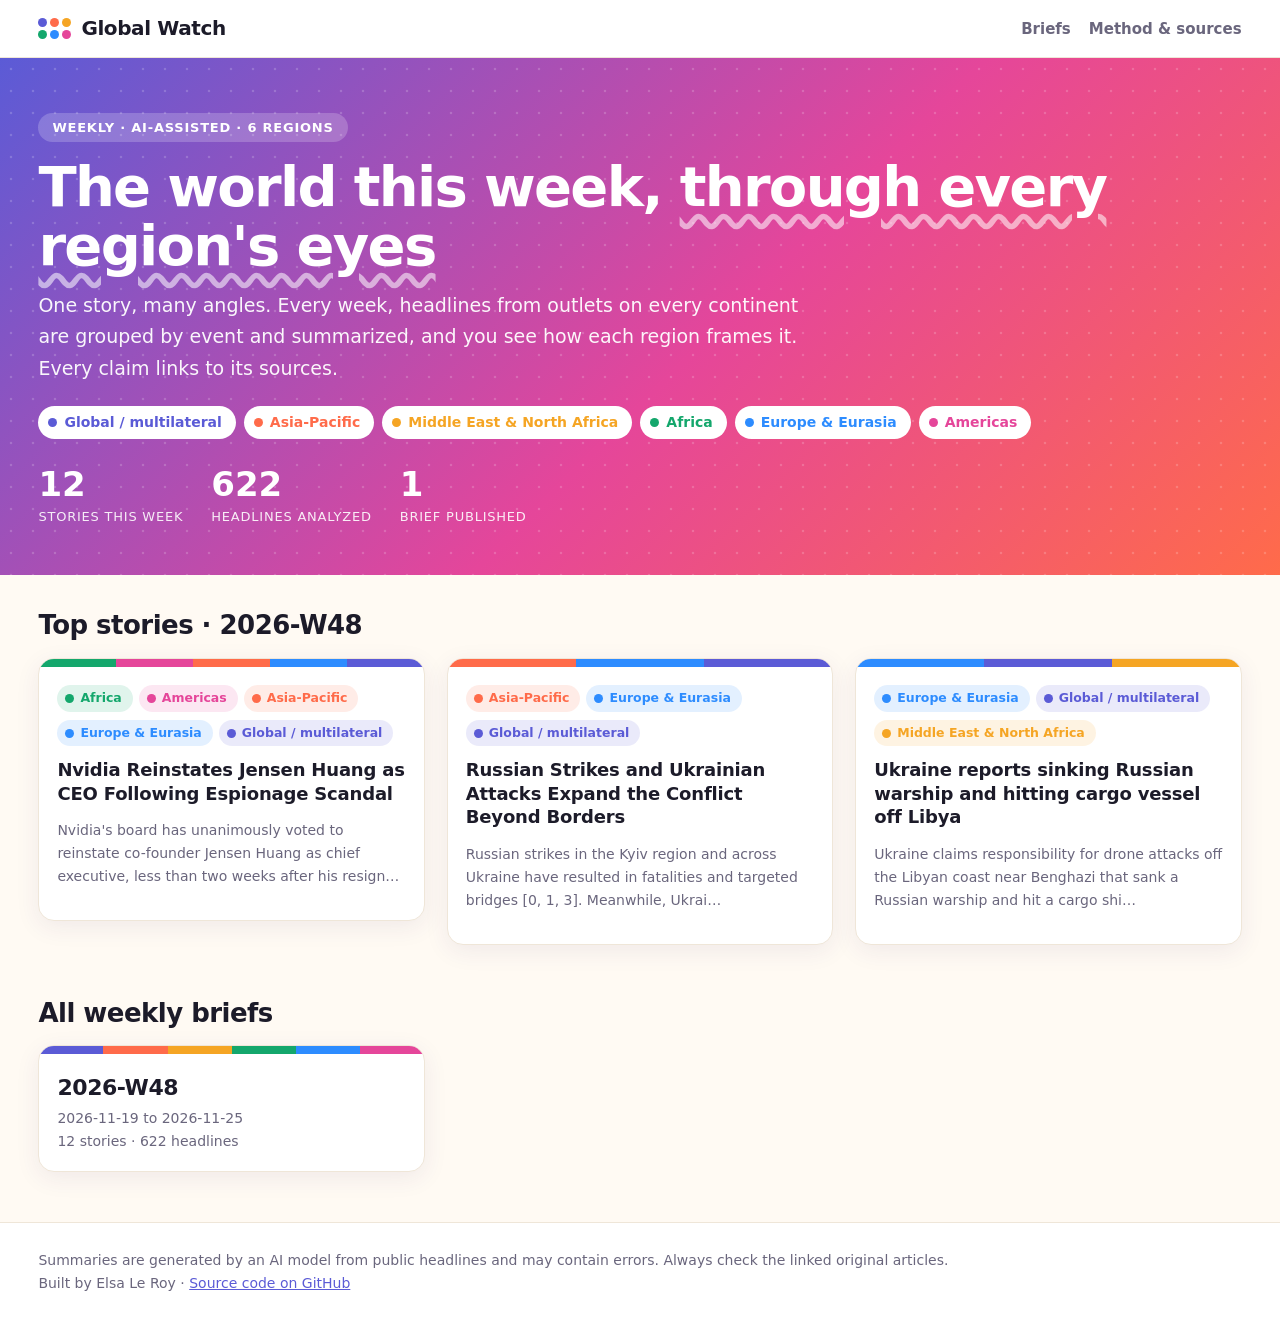
<file: docs/index.html>
<!doctype html>
<html lang="en">
<head>
  <meta charset="utf-8">
  <meta name="viewport" content="width=device-width, initial-scale=1">
  <title>Global Watch</title>
  <meta name="description" content="A weekly, AI-assisted brief on world affairs that shows how different regions frame the same story.">
  <link rel="stylesheet" href="./style.css">
</head>
<body>
<div class="topbar"><div class="wrap">
  <a class="brand" href="./index.html"><span class="dots"><i></i><i></i><i></i><i></i><i></i><i></i></span>Global Watch</a>
  <nav><a href="./index.html">Briefs</a><a href="./methodology.html">Method &amp; sources</a></nav>
</div></div>

<section class="hero"><div class="wrap">
  <p class="eyebrow">Weekly · AI-assisted · 6 regions</p>
  <h1>The world this week, <span>through every region's eyes</span></h1>
  <p class="lead">One story, many angles. Every week, headlines from outlets on every continent are grouped by event and summarized, and you see how each region frames it. Every claim links to its sources.</p>
  <div class="chips"><span class="chip r-global">Global / multilateral</span><span class="chip r-asia_pacific">Asia-Pacific</span><span class="chip r-mena">Middle East &amp; North Africa</span><span class="chip r-africa">Africa</span><span class="chip r-europe_eurasia">Europe &amp; Eurasia</span><span class="chip r-americas">Americas</span></div>
  
  <div class="stats">
    <div class="stat"><b>12</b><span>stories this week</span></div>
    <div class="stat"><b>622</b><span>headlines analyzed</span></div>
    <div class="stat"><b>1</b><span>brief published</span></div>
  </div>
  
</div></section>

<main class="wrap">


  <h2 class="section-title">Top stories · 2026-W48</h2>
  <div class="grid">
  
    <a class="teaser" href="./briefs/2026-W48.html#story-1">
      <div class="stripe"><i class="r-africa"></i><i class="r-americas"></i><i class="r-asia_pacific"></i><i class="r-europe_eurasia"></i><i class="r-global"></i></div>
      <div class="body">
        <div><span class="tag r-africa">Africa</span><span class="tag r-americas">Americas</span><span class="tag r-asia_pacific">Asia-Pacific</span><span class="tag r-europe_eurasia">Europe &amp; Eurasia</span><span class="tag r-global">Global / multilateral</span></div>
        <h3>Nvidia Reinstates Jensen Huang as CEO Following Espionage Scandal</h3>
        <p class="small">Nvidia&#39;s board has unanimously voted to reinstate co-founder Jensen Huang as chief executive, less than two weeks after his resign…</p>
      </div>
    </a>
  
    <a class="teaser" href="./briefs/2026-W48.html#story-2">
      <div class="stripe"><i class="r-asia_pacific"></i><i class="r-europe_eurasia"></i><i class="r-global"></i></div>
      <div class="body">
        <div><span class="tag r-asia_pacific">Asia-Pacific</span><span class="tag r-europe_eurasia">Europe &amp; Eurasia</span><span class="tag r-global">Global / multilateral</span></div>
        <h3>Russian Strikes and Ukrainian Attacks Expand the Conflict Beyond Borders</h3>
        <p class="small">Russian strikes in the Kyiv region and across Ukraine have resulted in fatalities and targeted bridges [0, 1, 3]. Meanwhile, Ukrai…</p>
      </div>
    </a>
  
    <a class="teaser" href="./briefs/2026-W48.html#story-3">
      <div class="stripe"><i class="r-europe_eurasia"></i><i class="r-global"></i><i class="r-mena"></i></div>
      <div class="body">
        <div><span class="tag r-europe_eurasia">Europe &amp; Eurasia</span><span class="tag r-global">Global / multilateral</span><span class="tag r-mena">Middle East &amp; North Africa</span></div>
        <h3>Ukraine reports sinking Russian warship and hitting cargo vessel off Libya</h3>
        <p class="small">Ukraine claims responsibility for drone attacks off the Libyan coast near Benghazi that sank a Russian warship and hit a cargo shi…</p>
      </div>
    </a>
  
  </div>

  <h2 class="section-title" style="margin-top:38px">All weekly briefs</h2>
  <div class="grid">
  
    <a class="week" href="./briefs/2026-W48.html">
      <div class="stripe"><i class="r-global"></i><i class="r-asia_pacific"></i><i class="r-mena"></i><i class="r-africa"></i><i class="r-europe_eurasia"></i><i class="r-americas"></i></div>
      <div class="body">
        <div class="wk">2026-W48</div>
        <div class="small">2026-11-19 to 2026-11-25<br>12 stories · 622 headlines</div>
      </div>
    </a>
  
  </div>


</main>
<footer><div class="wrap">
  Summaries are generated by an AI model from public headlines and may contain errors. Always check the linked original articles.<br>
  Built by Elsa Le Roy · <a href="https://github.com/lasasllwe/global-watch">Source code on GitHub</a>
</div></footer>
</body>
</html>
</file>
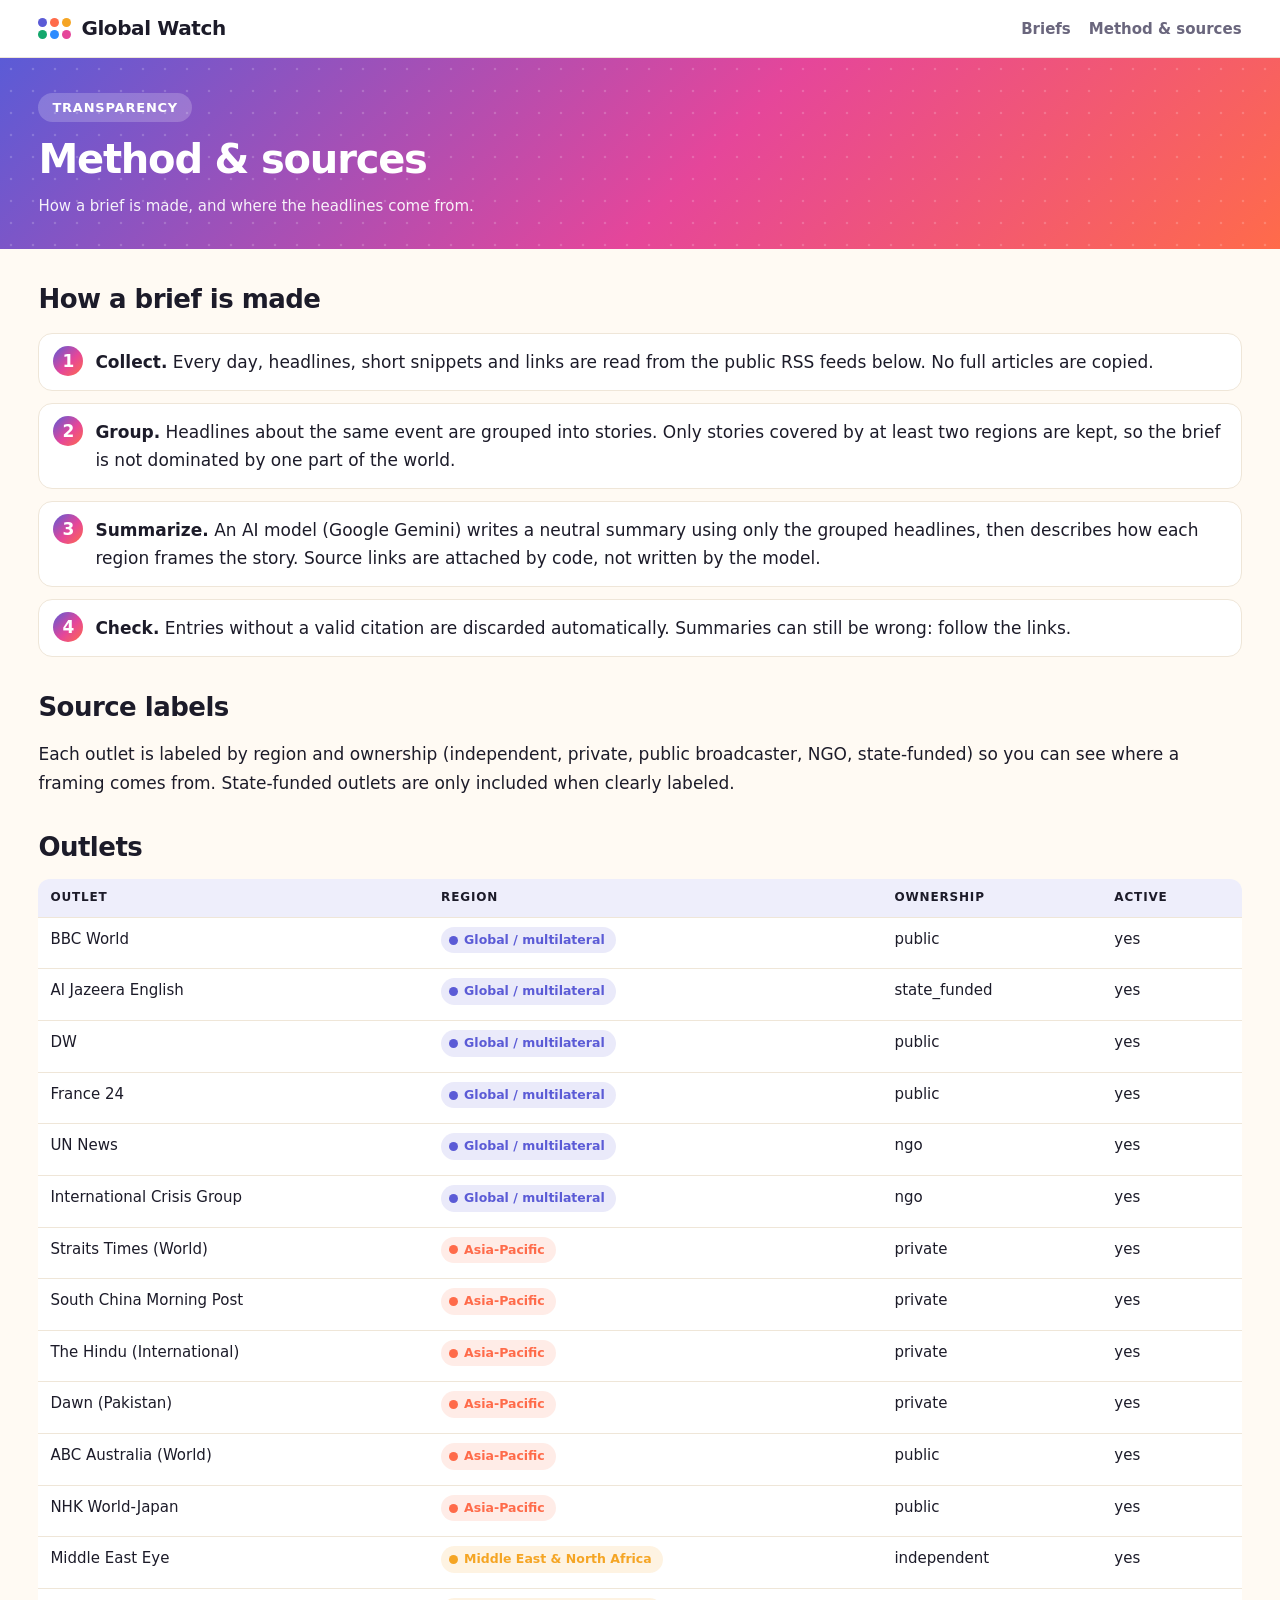
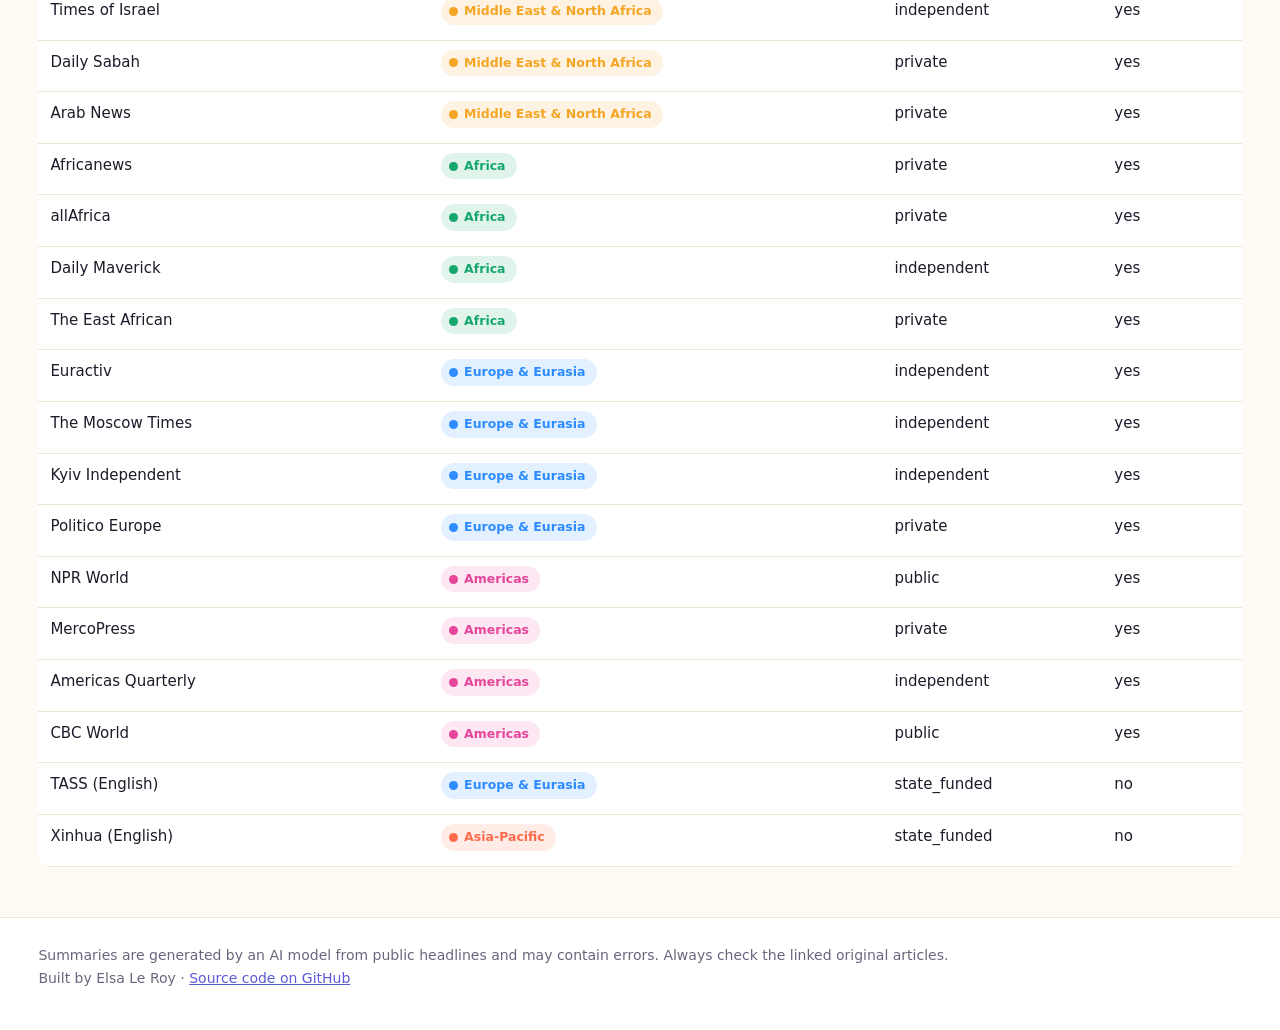
<file: docs/methodology.html>
<!doctype html>
<html lang="en">
<head>
  <meta charset="utf-8">
  <meta name="viewport" content="width=device-width, initial-scale=1">
  <title>Method &amp; sources · Global Watch</title>
  <meta name="description" content="A weekly, AI-assisted brief on world affairs that shows how different regions frame the same story.">
  <link rel="stylesheet" href="./style.css">
</head>
<body>
<div class="topbar"><div class="wrap">
  <a class="brand" href="./index.html"><span class="dots"><i></i><i></i><i></i><i></i><i></i><i></i></span>Global Watch</a>
  <nav><a href="./index.html">Briefs</a><a href="./methodology.html">Method &amp; sources</a></nav>
</div></div>

<section class="hero compact"><div class="wrap">
  <p class="eyebrow">Transparency</p>
  <h1>Method &amp; sources</h1>
  <p class="meta">How a brief is made, and where the headlines come from.</p>
</div></section>

<main class="wrap">

<h2 class="section-title">How a brief is made</h2>
<ol class="steps">
  <li><strong>Collect.</strong> Every day, headlines, short snippets and links are read from the public RSS feeds below. No full articles are copied.</li>
  <li><strong>Group.</strong> Headlines about the same event are grouped into stories. Only stories covered by at least two regions are kept, so the brief is not dominated by one part of the world.</li>
  <li><strong>Summarize.</strong> An AI model (Google Gemini) writes a neutral summary using only the grouped headlines, then describes how each region frames the story. Source links are attached by code, not written by the model.</li>
  <li><strong>Check.</strong> Entries without a valid citation are discarded automatically. Summaries can still be wrong: follow the links.</li>
</ol>

<h2 class="section-title" style="margin-top:34px">Source labels</h2>
<p>Each outlet is labeled by region and ownership (independent, private, public broadcaster, NGO, state-funded) so you can see where a framing comes from. State-funded outlets are only included when clearly labeled.</p>

<h2 class="section-title" style="margin-top:34px">Outlets</h2>
<table>
  <tr><th>Outlet</th><th>Region</th><th>Ownership</th><th>Active</th></tr>
  
  <tr><td>BBC World</td><td><span class="tag r-global">Global / multilateral</span></td><td>public</td><td>yes</td></tr>
  
  <tr><td>Al Jazeera English</td><td><span class="tag r-global">Global / multilateral</span></td><td>state_funded</td><td>yes</td></tr>
  
  <tr><td>DW</td><td><span class="tag r-global">Global / multilateral</span></td><td>public</td><td>yes</td></tr>
  
  <tr><td>France 24</td><td><span class="tag r-global">Global / multilateral</span></td><td>public</td><td>yes</td></tr>
  
  <tr><td>UN News</td><td><span class="tag r-global">Global / multilateral</span></td><td>ngo</td><td>yes</td></tr>
  
  <tr><td>International Crisis Group</td><td><span class="tag r-global">Global / multilateral</span></td><td>ngo</td><td>yes</td></tr>
  
  <tr><td>Straits Times (World)</td><td><span class="tag r-asia_pacific">Asia-Pacific</span></td><td>private</td><td>yes</td></tr>
  
  <tr><td>South China Morning Post</td><td><span class="tag r-asia_pacific">Asia-Pacific</span></td><td>private</td><td>yes</td></tr>
  
  <tr><td>The Hindu (International)</td><td><span class="tag r-asia_pacific">Asia-Pacific</span></td><td>private</td><td>yes</td></tr>
  
  <tr><td>Dawn (Pakistan)</td><td><span class="tag r-asia_pacific">Asia-Pacific</span></td><td>private</td><td>yes</td></tr>
  
  <tr><td>ABC Australia (World)</td><td><span class="tag r-asia_pacific">Asia-Pacific</span></td><td>public</td><td>yes</td></tr>
  
  <tr><td>NHK World-Japan</td><td><span class="tag r-asia_pacific">Asia-Pacific</span></td><td>public</td><td>yes</td></tr>
  
  <tr><td>Middle East Eye</td><td><span class="tag r-mena">Middle East &amp; North Africa</span></td><td>independent</td><td>yes</td></tr>
  
  <tr><td>Times of Israel</td><td><span class="tag r-mena">Middle East &amp; North Africa</span></td><td>independent</td><td>yes</td></tr>
  
  <tr><td>Daily Sabah</td><td><span class="tag r-mena">Middle East &amp; North Africa</span></td><td>private</td><td>yes</td></tr>
  
  <tr><td>Arab News</td><td><span class="tag r-mena">Middle East &amp; North Africa</span></td><td>private</td><td>yes</td></tr>
  
  <tr><td>Africanews</td><td><span class="tag r-africa">Africa</span></td><td>private</td><td>yes</td></tr>
  
  <tr><td>allAfrica</td><td><span class="tag r-africa">Africa</span></td><td>private</td><td>yes</td></tr>
  
  <tr><td>Daily Maverick</td><td><span class="tag r-africa">Africa</span></td><td>independent</td><td>yes</td></tr>
  
  <tr><td>The East African</td><td><span class="tag r-africa">Africa</span></td><td>private</td><td>yes</td></tr>
  
  <tr><td>Euractiv</td><td><span class="tag r-europe_eurasia">Europe &amp; Eurasia</span></td><td>independent</td><td>yes</td></tr>
  
  <tr><td>The Moscow Times</td><td><span class="tag r-europe_eurasia">Europe &amp; Eurasia</span></td><td>independent</td><td>yes</td></tr>
  
  <tr><td>Kyiv Independent</td><td><span class="tag r-europe_eurasia">Europe &amp; Eurasia</span></td><td>independent</td><td>yes</td></tr>
  
  <tr><td>Politico Europe</td><td><span class="tag r-europe_eurasia">Europe &amp; Eurasia</span></td><td>private</td><td>yes</td></tr>
  
  <tr><td>NPR World</td><td><span class="tag r-americas">Americas</span></td><td>public</td><td>yes</td></tr>
  
  <tr><td>MercoPress</td><td><span class="tag r-americas">Americas</span></td><td>private</td><td>yes</td></tr>
  
  <tr><td>Americas Quarterly</td><td><span class="tag r-americas">Americas</span></td><td>independent</td><td>yes</td></tr>
  
  <tr><td>CBC World</td><td><span class="tag r-americas">Americas</span></td><td>public</td><td>yes</td></tr>
  
  <tr><td>TASS (English)</td><td><span class="tag r-europe_eurasia">Europe &amp; Eurasia</span></td><td>state_funded</td><td>no</td></tr>
  
  <tr><td>Xinhua (English)</td><td><span class="tag r-asia_pacific">Asia-Pacific</span></td><td>state_funded</td><td>no</td></tr>
  
</table>

</main>
<footer><div class="wrap">
  Summaries are generated by an AI model from public headlines and may contain errors. Always check the linked original articles.<br>
  Built by Elsa Le Roy · <a href="https://github.com/lasasllwe/global-watch">Source code on GitHub</a>
</div></footer>
</body>
</html>
</file>
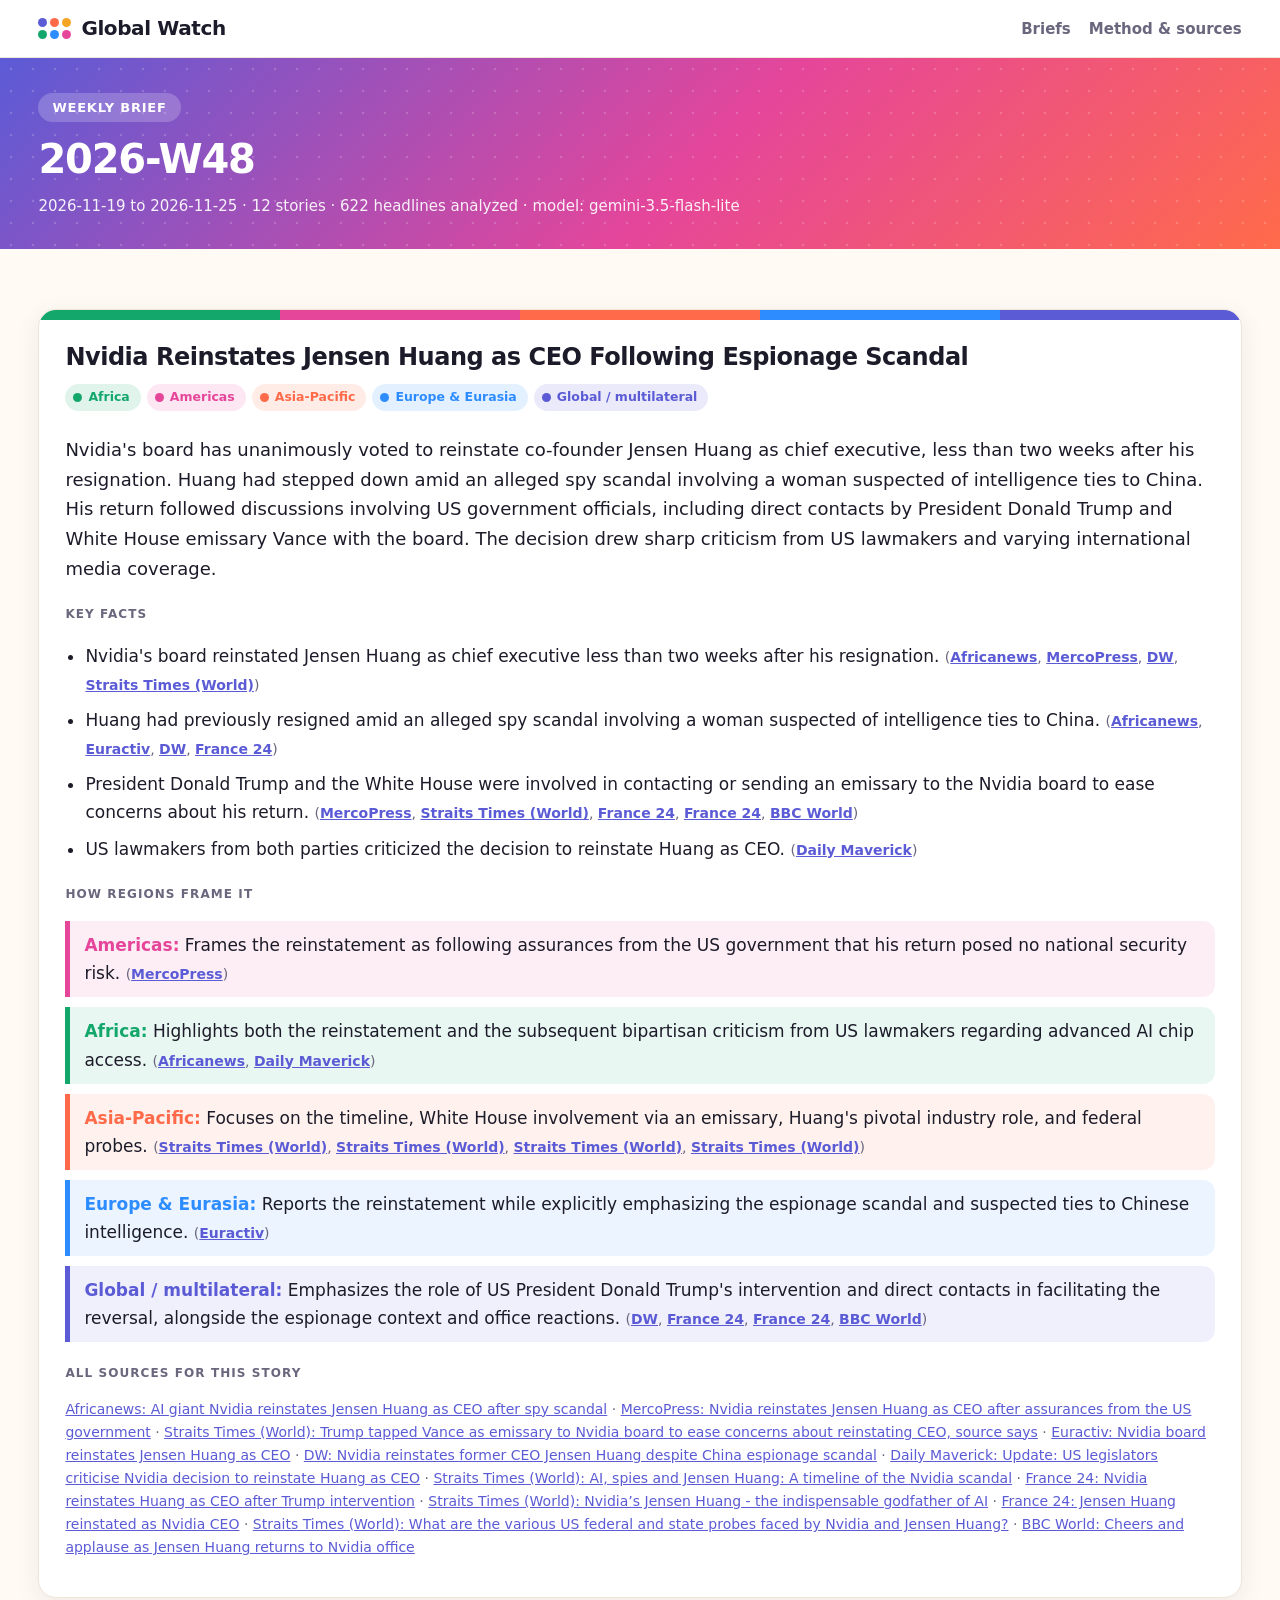
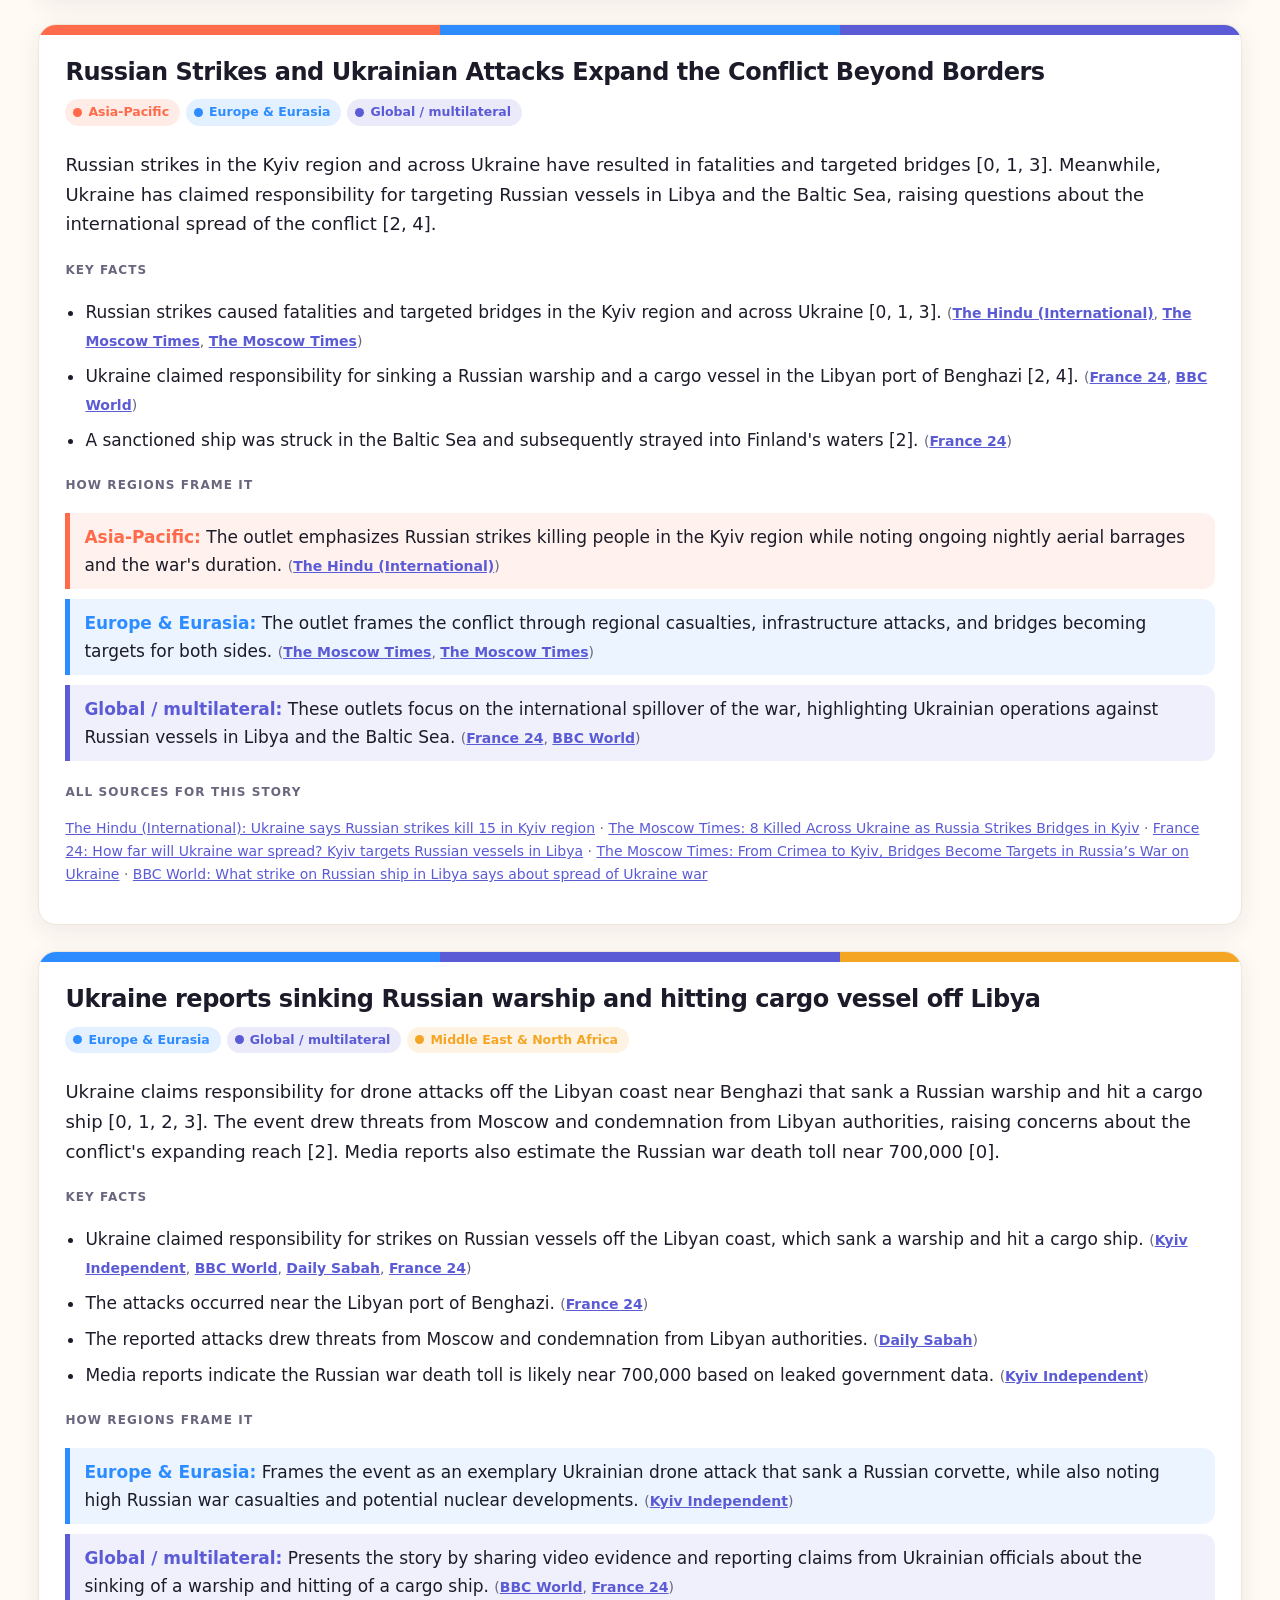
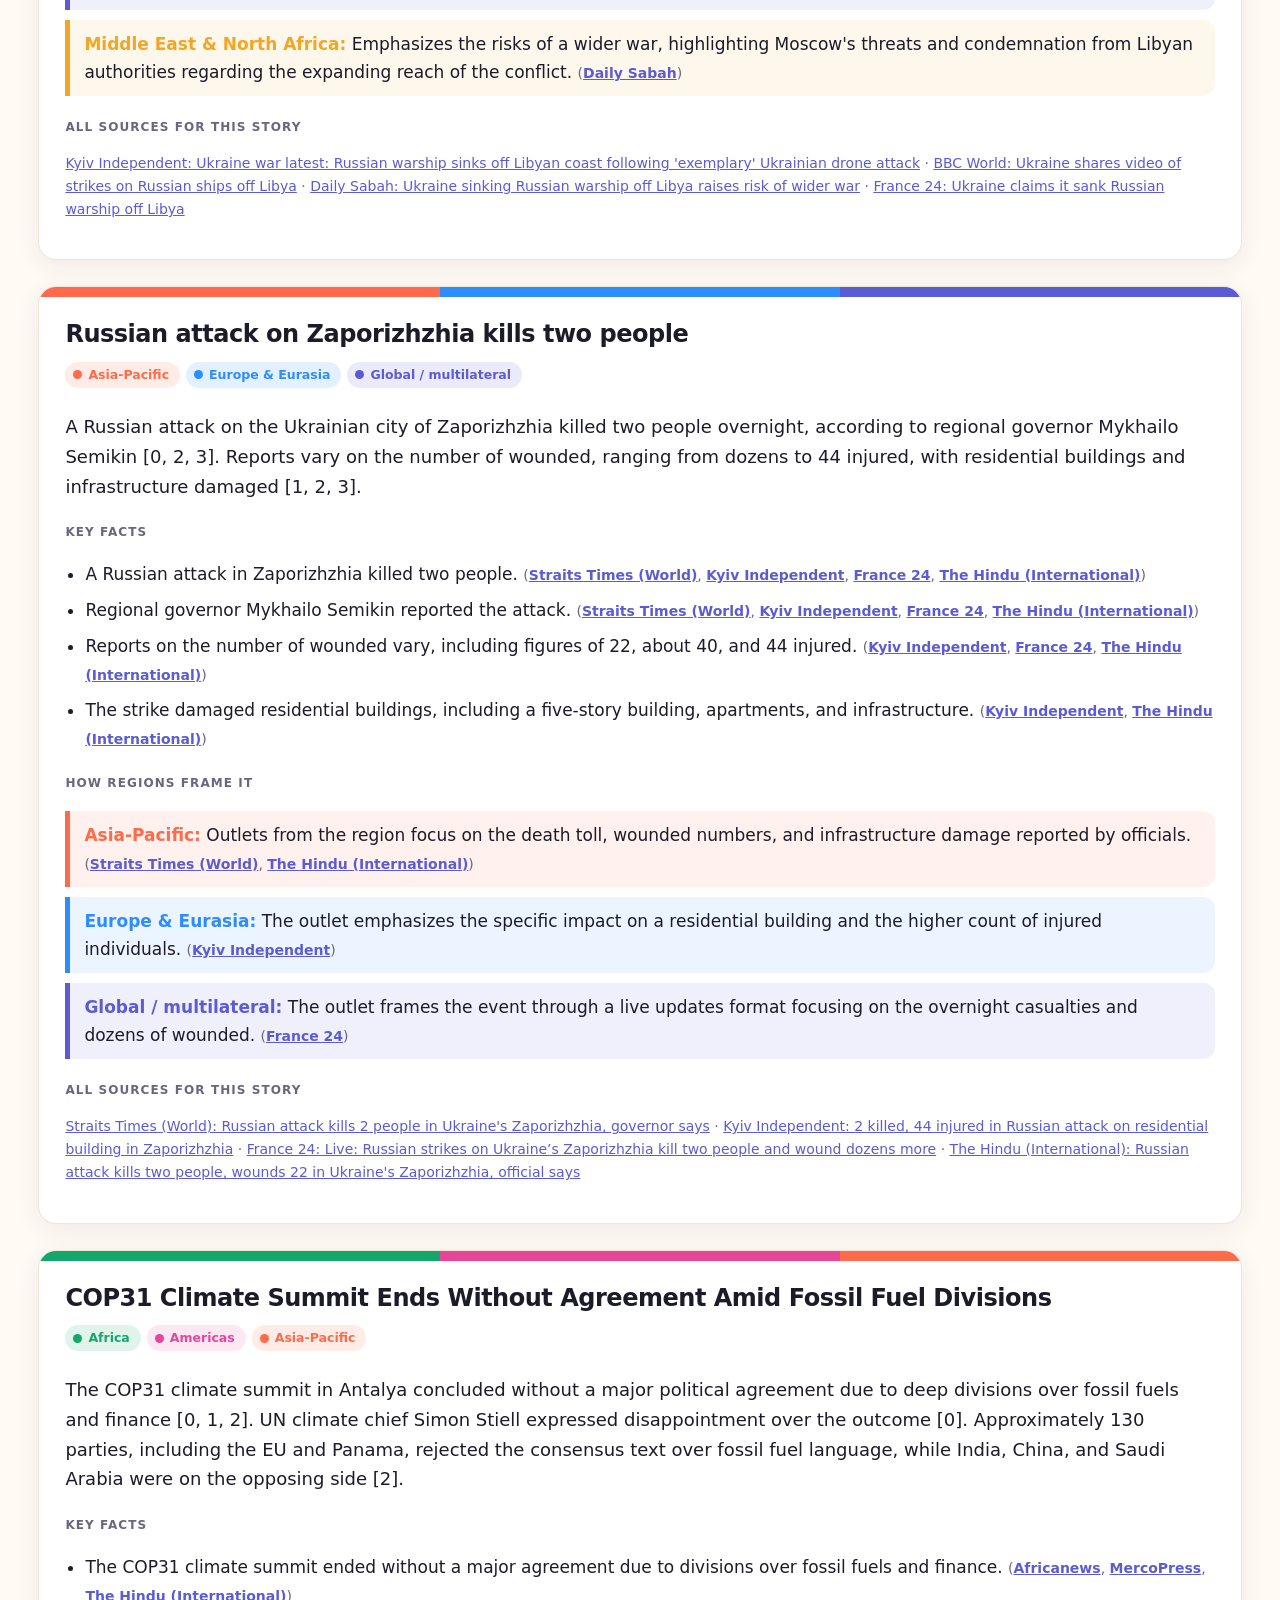
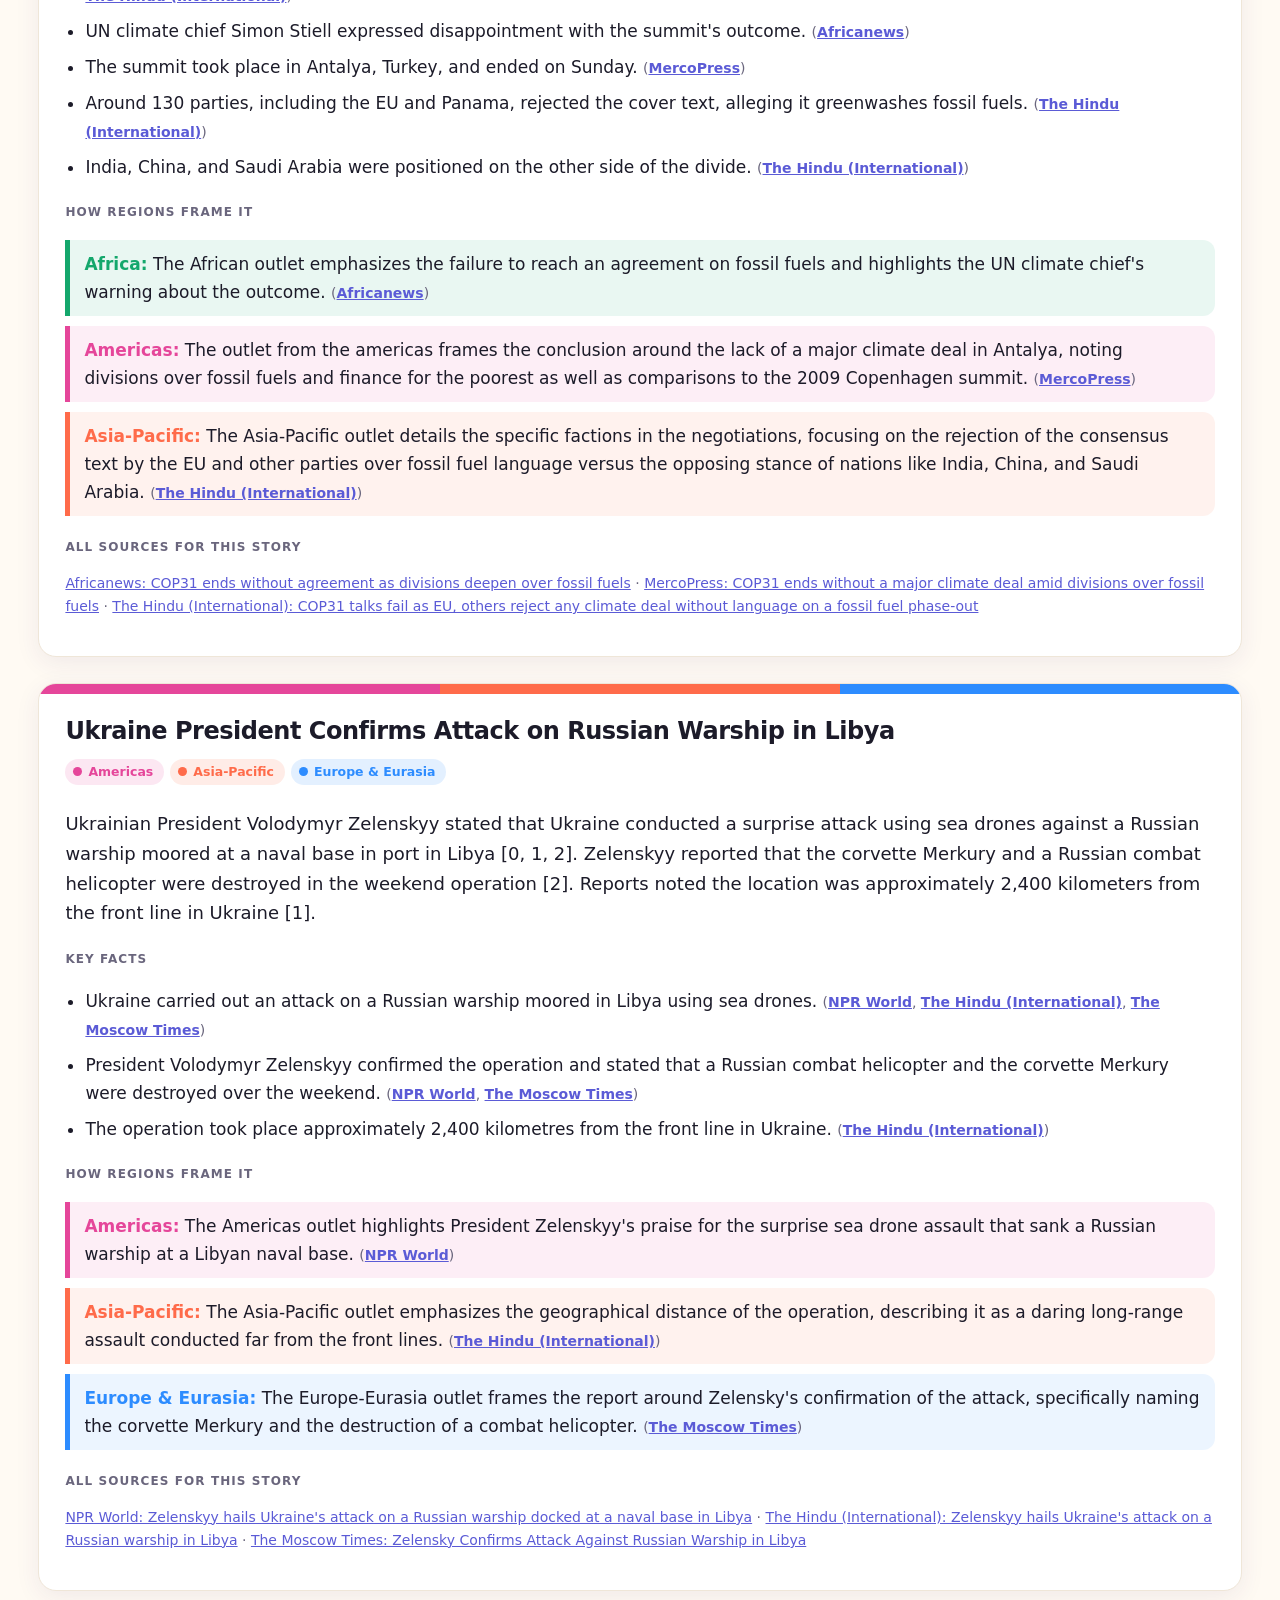
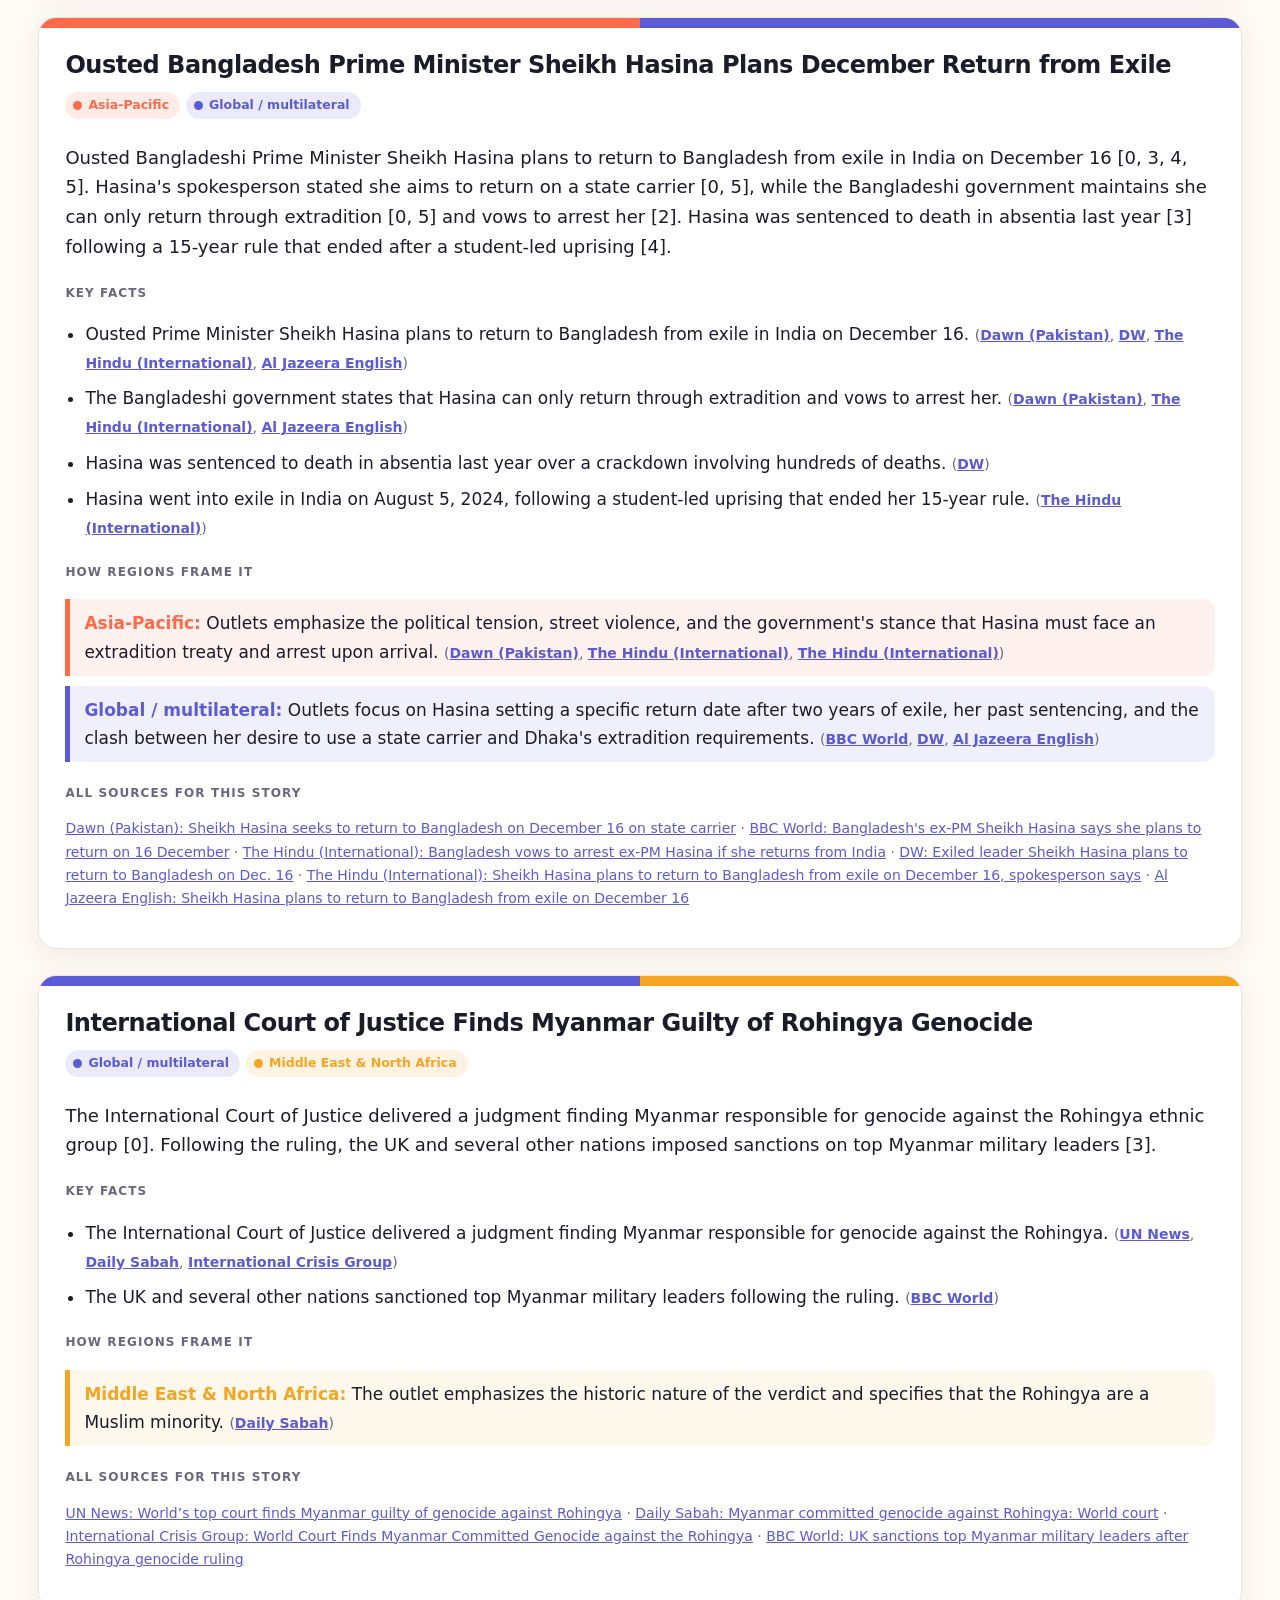
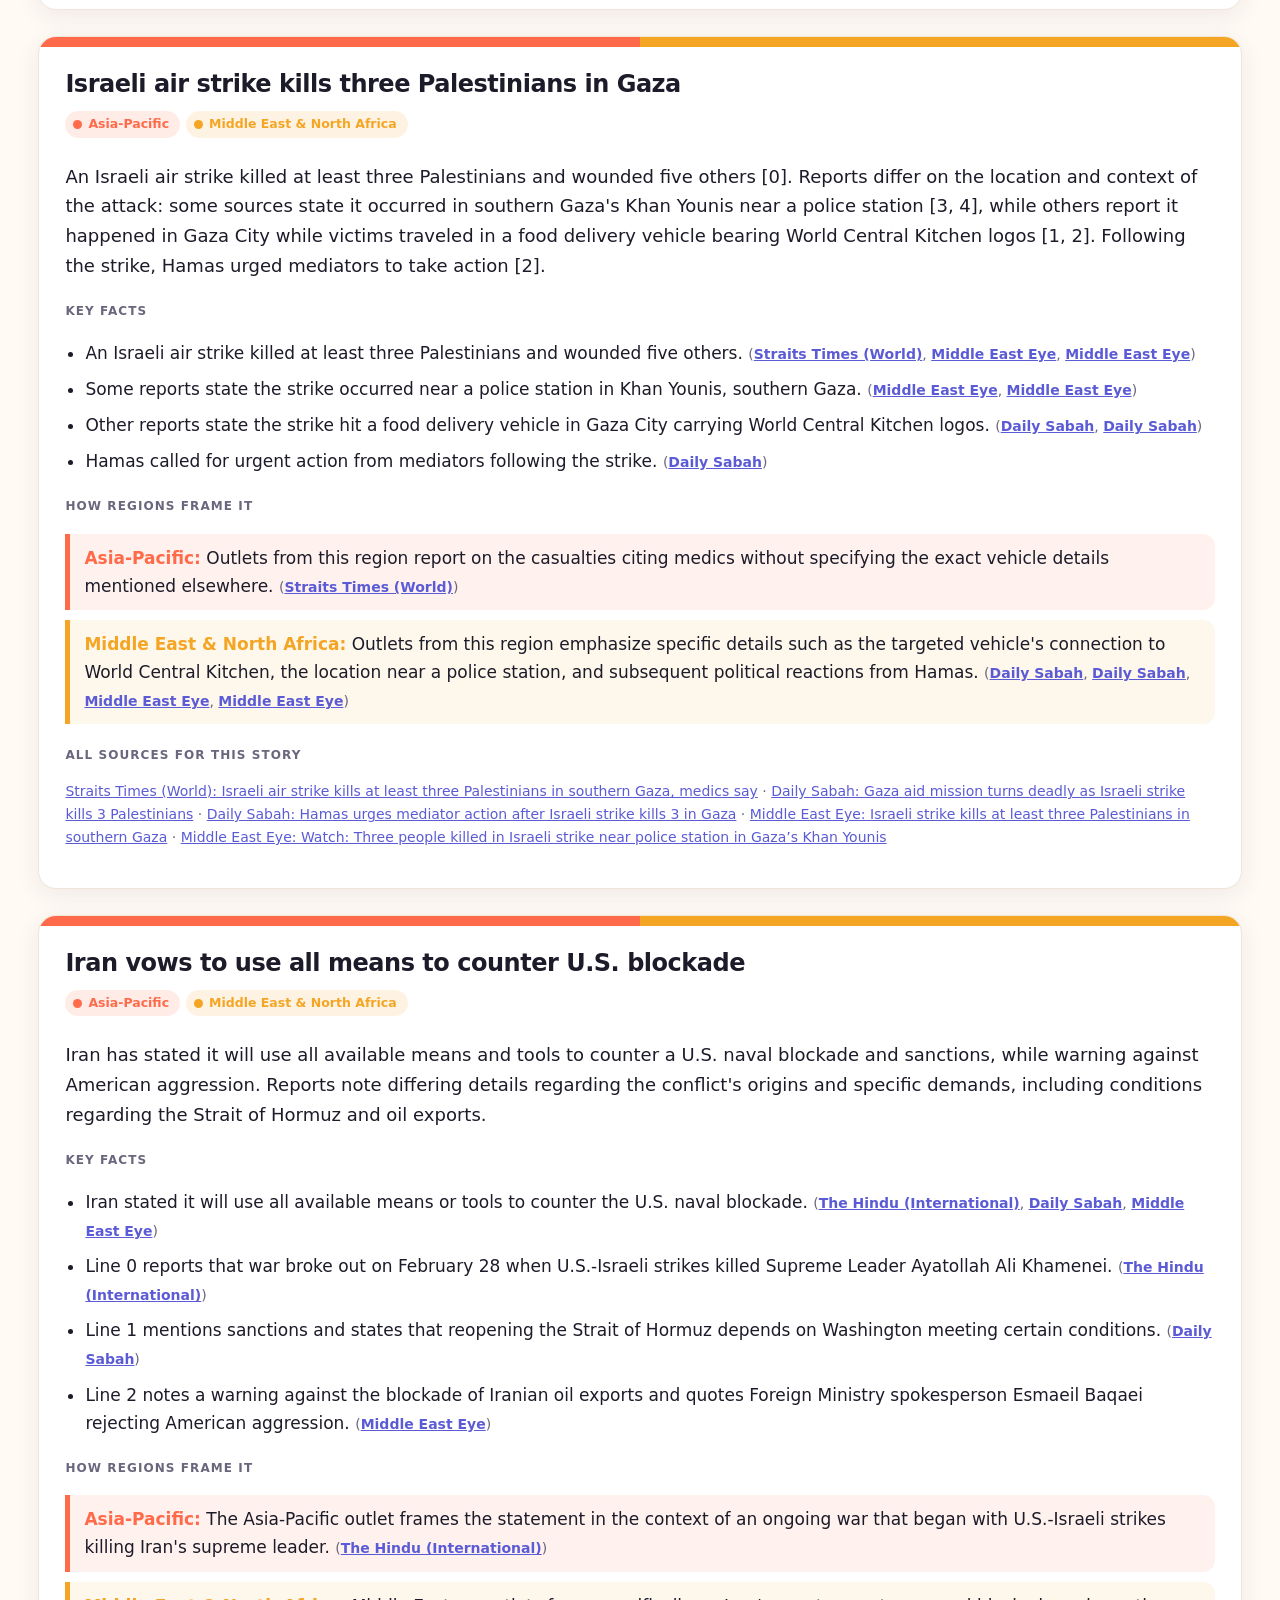
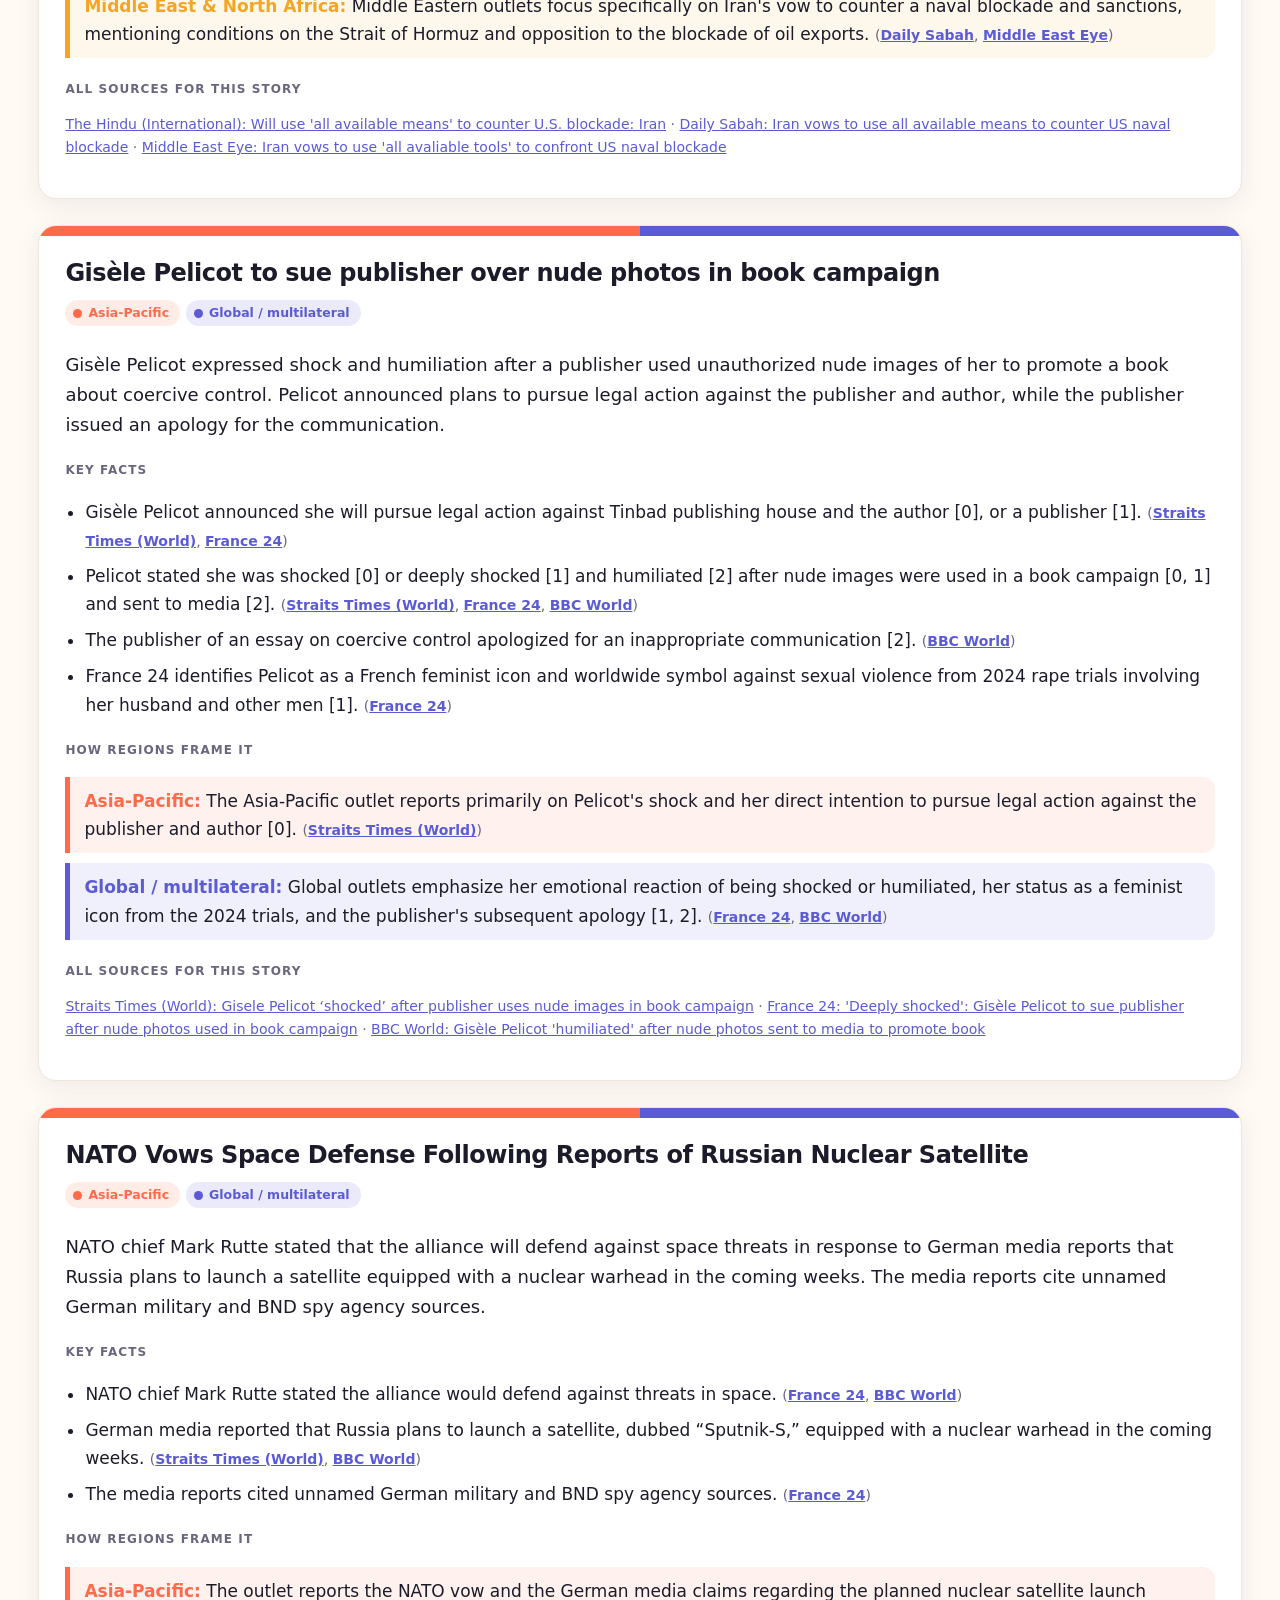
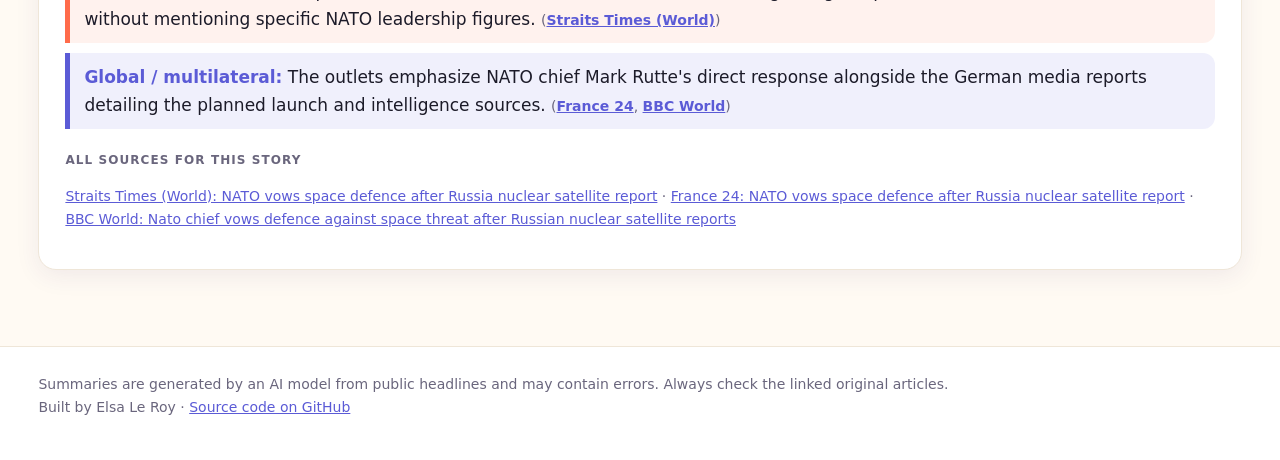
<file: docs/briefs/2026-W48.html>
<!doctype html>
<html lang="en">
<head>
  <meta charset="utf-8">
  <meta name="viewport" content="width=device-width, initial-scale=1">
  <title>2026-W48 · Global Watch</title>
  <meta name="description" content="A weekly, AI-assisted brief on world affairs that shows how different regions frame the same story.">
  <link rel="stylesheet" href="../style.css">
</head>
<body>
<div class="topbar"><div class="wrap">
  <a class="brand" href="../index.html"><span class="dots"><i></i><i></i><i></i><i></i><i></i><i></i></span>Global Watch</a>
  <nav><a href="../index.html">Briefs</a><a href="../methodology.html">Method &amp; sources</a></nav>
</div></div>

<section class="hero compact"><div class="wrap">
  <p class="eyebrow">Weekly brief</p>
  <h1>2026-W48</h1>
  <p class="meta">2026-11-19 to 2026-11-25 · 12 stories · 622 headlines analyzed · model: gemini-3.5-flash-lite</p>
</div></section>

<main class="wrap">


<section class="story" id="story-1">
  <div class="stripe"><i class="r-africa"></i><i class="r-americas"></i><i class="r-asia_pacific"></i><i class="r-europe_eurasia"></i><i class="r-global"></i></div>
  <div class="inner">
    <h2>Nvidia Reinstates Jensen Huang as CEO Following Espionage Scandal</h2>
    <div>
      <span class="tag r-africa">Africa</span><span class="tag r-americas">Americas</span><span class="tag r-asia_pacific">Asia-Pacific</span><span class="tag r-europe_eurasia">Europe &amp; Eurasia</span><span class="tag r-global">Global / multilateral</span>
      
    </div>
    <p class="summary">Nvidia&#39;s board has unanimously voted to reinstate co-founder Jensen Huang as chief executive, less than two weeks after his resignation. Huang had stepped down amid an alleged spy scandal involving a woman suspected of intelligence ties to China. His return followed discussions involving US government officials, including direct contacts by President Donald Trump and White House emissary Vance with the board. The decision drew sharp criticism from US lawmakers and varying international media coverage.</p>

    <h3>Key facts</h3>
    <ul>
    
      <li>Nvidia&#39;s board reinstated Jensen Huang as chief executive less than two weeks after his resignation.
        <span class="small src">(<a href="http://www.africanews.com/2026/11/23/ai-giant-nvidia-reinstates-jensen-huang-as-ceo-after-spy-scandal/" rel="noopener">Africanews</a>, <a href="https://en.mercopress.com/2026/11/23/nvidia-reinstates-jensen-huang-as-ceo-after-assurances-from-the-us-government?utm_source=feed&amp;utm_medium=rss&amp;utm_content=main&amp;utm_campaign=rss" rel="noopener">MercoPress</a>, <a href="https://www.dw.com/en/nvidia-reinstates-former-ceo-jensen-huang-despite-china-espionage-scandal/a-80021926?maca=en-rss-en-all-1573-rdf" rel="noopener">DW</a>, <a href="https://www.straitstimes.com/world/united-states/what-are-the-various-us-federal-and-state-probes-faced-by-nvidia-and-jensen-huang" rel="noopener">Straits Times (World)</a>)</span></li>
    
      <li>Huang had previously resigned amid an alleged spy scandal involving a woman suspected of intelligence ties to China.
        <span class="small src">(<a href="http://www.africanews.com/2026/11/23/ai-giant-nvidia-reinstates-jensen-huang-as-ceo-after-spy-scandal/" rel="noopener">Africanews</a>, <a href="https://www.rapporteur.com/news/nvidia-board-reinstates-jensen-huang-as-ceo/" rel="noopener">Euractiv</a>, <a href="https://www.dw.com/en/nvidia-reinstates-former-ceo-jensen-huang-despite-china-espionage-scandal/a-80021926?maca=en-rss-en-all-1573-rdf" rel="noopener">DW</a>, <a href="https://www.france24.com/en/nvidia-reinstates-huang-as-ceo-after-trump-intervention" rel="noopener">France 24</a>)</span></li>
    
      <li>President Donald Trump and the White House were involved in contacting or sending an emissary to the Nvidia board to ease concerns about his return.
        <span class="small src">(<a href="https://en.mercopress.com/2026/11/23/nvidia-reinstates-jensen-huang-as-ceo-after-assurances-from-the-us-government?utm_source=feed&amp;utm_medium=rss&amp;utm_content=main&amp;utm_campaign=rss" rel="noopener">MercoPress</a>, <a href="https://www.straitstimes.com/world/united-states/trump-tapped-vance-as-emissary-to-nvidia-board-to-ease-concerns-about-reinstating-ceo-source-says" rel="noopener">Straits Times (World)</a>, <a href="https://www.france24.com/en/nvidia-reinstates-huang-as-ceo-after-trump-intervention" rel="noopener">France 24</a>, <a href="https://www.france24.com/en/tv-shows/business/20261123-jensen-huang-reinstated-as-nvidia-ceo" rel="noopener">France 24</a>, <a href="https://www.bbc.co.uk/news/videos/ckedq2edqegzo?at_medium=RSS&amp;at_campaign=rss" rel="noopener">BBC World</a>)</span></li>
    
      <li>US lawmakers from both parties criticized the decision to reinstate Huang as CEO.
        <span class="small src">(<a href="https://www.dailymaverick.co.za/article/2026-11-24-update-6-us-lawmakers-criticize-nvidia-decision-to-reinstate-huang-as-ceo/" rel="noopener">Daily Maverick</a>)</span></li>
    
    </ul>

    
    <h3>How regions frame it</h3>
    <ul class="frames">
    
      <li class="frame r-americas"><strong>Americas:</strong> Frames the reinstatement as following assurances from the US government that his return posed no national security risk.
        <span class="small src">(<a href="https://en.mercopress.com/2026/11/23/nvidia-reinstates-jensen-huang-as-ceo-after-assurances-from-the-us-government?utm_source=feed&amp;utm_medium=rss&amp;utm_content=main&amp;utm_campaign=rss" rel="noopener">MercoPress</a>)</span></li>
    
      <li class="frame r-africa"><strong>Africa:</strong> Highlights both the reinstatement and the subsequent bipartisan criticism from US lawmakers regarding advanced AI chip access.
        <span class="small src">(<a href="http://www.africanews.com/2026/11/23/ai-giant-nvidia-reinstates-jensen-huang-as-ceo-after-spy-scandal/" rel="noopener">Africanews</a>, <a href="https://www.dailymaverick.co.za/article/2026-11-24-update-6-us-lawmakers-criticize-nvidia-decision-to-reinstate-huang-as-ceo/" rel="noopener">Daily Maverick</a>)</span></li>
    
      <li class="frame r-asia_pacific"><strong>Asia-Pacific:</strong> Focuses on the timeline, White House involvement via an emissary, Huang&#39;s pivotal industry role, and federal probes.
        <span class="small src">(<a href="https://www.straitstimes.com/world/united-states/trump-tapped-vance-as-emissary-to-nvidia-board-to-ease-concerns-about-reinstating-ceo-source-says" rel="noopener">Straits Times (World)</a>, <a href="https://www.straitstimes.com/world/united-states/ai-spies-and-jensen-huang-a-timeline-of-the-nvidia-scandal" rel="noopener">Straits Times (World)</a>, <a href="https://www.straitstimes.com/world/united-states/nvidias-jensen-huang-the-indispensable-godfather-of-ai" rel="noopener">Straits Times (World)</a>, <a href="https://www.straitstimes.com/world/united-states/what-are-the-various-us-federal-and-state-probes-faced-by-nvidia-and-jensen-huang" rel="noopener">Straits Times (World)</a>)</span></li>
    
      <li class="frame r-europe_eurasia"><strong>Europe &amp; Eurasia:</strong> Reports the reinstatement while explicitly emphasizing the espionage scandal and suspected ties to Chinese intelligence.
        <span class="small src">(<a href="https://www.rapporteur.com/news/nvidia-board-reinstates-jensen-huang-as-ceo/" rel="noopener">Euractiv</a>)</span></li>
    
      <li class="frame r-global"><strong>Global / multilateral:</strong> Emphasizes the role of US President Donald Trump&#39;s intervention and direct contacts in facilitating the reversal, alongside the espionage context and office reactions.
        <span class="small src">(<a href="https://www.dw.com/en/nvidia-reinstates-former-ceo-jensen-huang-despite-china-espionage-scandal/a-80021926?maca=en-rss-en-all-1573-rdf" rel="noopener">DW</a>, <a href="https://www.france24.com/en/nvidia-reinstates-huang-as-ceo-after-trump-intervention" rel="noopener">France 24</a>, <a href="https://www.france24.com/en/tv-shows/business/20261123-jensen-huang-reinstated-as-nvidia-ceo" rel="noopener">France 24</a>, <a href="https://www.bbc.co.uk/news/videos/ckedq2edqegzo?at_medium=RSS&amp;at_campaign=rss" rel="noopener">BBC World</a>)</span></li>
    
    </ul>
    

    <h3>All sources for this story</h3>
    <p class="small allsrc"><a href="http://www.africanews.com/2026/11/23/ai-giant-nvidia-reinstates-jensen-huang-as-ceo-after-spy-scandal/" rel="noopener">Africanews: AI giant Nvidia reinstates Jensen Huang as CEO after spy scandal</a> · <a href="https://en.mercopress.com/2026/11/23/nvidia-reinstates-jensen-huang-as-ceo-after-assurances-from-the-us-government?utm_source=feed&amp;utm_medium=rss&amp;utm_content=main&amp;utm_campaign=rss" rel="noopener">MercoPress: Nvidia reinstates Jensen Huang as CEO after assurances from the US government</a> · <a href="https://www.straitstimes.com/world/united-states/trump-tapped-vance-as-emissary-to-nvidia-board-to-ease-concerns-about-reinstating-ceo-source-says" rel="noopener">Straits Times (World): Trump tapped Vance as emissary to Nvidia board to ease concerns about reinstating CEO, source says</a> · <a href="https://www.rapporteur.com/news/nvidia-board-reinstates-jensen-huang-as-ceo/" rel="noopener">Euractiv: Nvidia board reinstates Jensen Huang as CEO</a> · <a href="https://www.dw.com/en/nvidia-reinstates-former-ceo-jensen-huang-despite-china-espionage-scandal/a-80021926?maca=en-rss-en-all-1573-rdf" rel="noopener">DW: Nvidia reinstates former CEO Jensen Huang despite China espionage scandal</a> · <a href="https://www.dailymaverick.co.za/article/2026-11-24-update-6-us-lawmakers-criticize-nvidia-decision-to-reinstate-huang-as-ceo/" rel="noopener">Daily Maverick: Update: US legislators criticise Nvidia decision to reinstate Huang as CEO</a> · <a href="https://www.straitstimes.com/world/united-states/ai-spies-and-jensen-huang-a-timeline-of-the-nvidia-scandal" rel="noopener">Straits Times (World): AI, spies and Jensen Huang: A timeline of the Nvidia scandal</a> · <a href="https://www.france24.com/en/nvidia-reinstates-huang-as-ceo-after-trump-intervention" rel="noopener">France 24: Nvidia reinstates Huang as CEO after Trump intervention</a> · <a href="https://www.straitstimes.com/world/united-states/nvidias-jensen-huang-the-indispensable-godfather-of-ai" rel="noopener">Straits Times (World): Nvidia’s Jensen Huang - the indispensable godfather of AI</a> · <a href="https://www.france24.com/en/tv-shows/business/20261123-jensen-huang-reinstated-as-nvidia-ceo" rel="noopener">France 24: Jensen Huang reinstated as Nvidia CEO</a> · <a href="https://www.straitstimes.com/world/united-states/what-are-the-various-us-federal-and-state-probes-faced-by-nvidia-and-jensen-huang" rel="noopener">Straits Times (World): What are the various US federal and state probes faced by Nvidia and Jensen Huang?</a> · <a href="https://www.bbc.co.uk/news/videos/ckedq2edqegzo?at_medium=RSS&amp;at_campaign=rss" rel="noopener">BBC World: Cheers and applause as Jensen Huang returns to Nvidia office</a></p>
  </div>
</section>

<section class="story" id="story-2">
  <div class="stripe"><i class="r-asia_pacific"></i><i class="r-europe_eurasia"></i><i class="r-global"></i></div>
  <div class="inner">
    <h2>Russian Strikes and Ukrainian Attacks Expand the Conflict Beyond Borders</h2>
    <div>
      <span class="tag r-asia_pacific">Asia-Pacific</span><span class="tag r-europe_eurasia">Europe &amp; Eurasia</span><span class="tag r-global">Global / multilateral</span>
      
    </div>
    <p class="summary">Russian strikes in the Kyiv region and across Ukraine have resulted in fatalities and targeted bridges [0, 1, 3]. Meanwhile, Ukraine has claimed responsibility for targeting Russian vessels in Libya and the Baltic Sea, raising questions about the international spread of the conflict [2, 4].</p>

    <h3>Key facts</h3>
    <ul>
    
      <li>Russian strikes caused fatalities and targeted bridges in the Kyiv region and across Ukraine [0, 1, 3].
        <span class="small src">(<a href="https://www.thehindu.com/news/international/ukraine-says-russian-strikes-kill-several-in-kyiv-region/article71733677.ece" rel="noopener">The Hindu (International)</a>, <a href="https://www.themoscowtimes.com/2026/11/20/3-killed-in-bridge-strikes-on-kyiv-mayor-says-a94324" rel="noopener">The Moscow Times</a>, <a href="https://www.themoscowtimes.com/2026/11/21/from-crimea-to-kyiv-bridges-become-targets-in-russias-war-on-ukraine-a94335" rel="noopener">The Moscow Times</a>)</span></li>
    
      <li>Ukraine claimed responsibility for sinking a Russian warship and a cargo vessel in the Libyan port of Benghazi [2, 4].
        <span class="small src">(<a href="https://www.france24.com/en/tv-shows/the-debate/20261123-how-far-will-ukraine-war-spread-kyiv-targets-russian-vessels-in-libya" rel="noopener">France 24</a>, <a href="https://www.bbc.co.uk/news/articles/cm894p88jzxpo?at_medium=RSS&amp;at_campaign=rss" rel="noopener">BBC World</a>)</span></li>
    
      <li>A sanctioned ship was struck in the Baltic Sea and subsequently strayed into Finland&#39;s waters [2].
        <span class="small src">(<a href="https://www.france24.com/en/tv-shows/the-debate/20261123-how-far-will-ukraine-war-spread-kyiv-targets-russian-vessels-in-libya" rel="noopener">France 24</a>)</span></li>
    
    </ul>

    
    <h3>How regions frame it</h3>
    <ul class="frames">
    
      <li class="frame r-asia_pacific"><strong>Asia-Pacific:</strong> The outlet emphasizes Russian strikes killing people in the Kyiv region while noting ongoing nightly aerial barrages and the war&#39;s duration.
        <span class="small src">(<a href="https://www.thehindu.com/news/international/ukraine-says-russian-strikes-kill-several-in-kyiv-region/article71733677.ece" rel="noopener">The Hindu (International)</a>)</span></li>
    
      <li class="frame r-europe_eurasia"><strong>Europe &amp; Eurasia:</strong> The outlet frames the conflict through regional casualties, infrastructure attacks, and bridges becoming targets for both sides.
        <span class="small src">(<a href="https://www.themoscowtimes.com/2026/11/20/3-killed-in-bridge-strikes-on-kyiv-mayor-says-a94324" rel="noopener">The Moscow Times</a>, <a href="https://www.themoscowtimes.com/2026/11/21/from-crimea-to-kyiv-bridges-become-targets-in-russias-war-on-ukraine-a94335" rel="noopener">The Moscow Times</a>)</span></li>
    
      <li class="frame r-global"><strong>Global / multilateral:</strong> These outlets focus on the international spillover of the war, highlighting Ukrainian operations against Russian vessels in Libya and the Baltic Sea.
        <span class="small src">(<a href="https://www.france24.com/en/tv-shows/the-debate/20261123-how-far-will-ukraine-war-spread-kyiv-targets-russian-vessels-in-libya" rel="noopener">France 24</a>, <a href="https://www.bbc.co.uk/news/articles/cm894p88jzxpo?at_medium=RSS&amp;at_campaign=rss" rel="noopener">BBC World</a>)</span></li>
    
    </ul>
    

    <h3>All sources for this story</h3>
    <p class="small allsrc"><a href="https://www.thehindu.com/news/international/ukraine-says-russian-strikes-kill-several-in-kyiv-region/article71733677.ece" rel="noopener">The Hindu (International): Ukraine says Russian strikes kill 15 in Kyiv region</a> · <a href="https://www.themoscowtimes.com/2026/11/20/3-killed-in-bridge-strikes-on-kyiv-mayor-says-a94324" rel="noopener">The Moscow Times: 8 Killed Across Ukraine as Russia Strikes Bridges in Kyiv</a> · <a href="https://www.france24.com/en/tv-shows/the-debate/20261123-how-far-will-ukraine-war-spread-kyiv-targets-russian-vessels-in-libya" rel="noopener">France 24: How far will Ukraine war spread? Kyiv targets Russian vessels in Libya</a> · <a href="https://www.themoscowtimes.com/2026/11/21/from-crimea-to-kyiv-bridges-become-targets-in-russias-war-on-ukraine-a94335" rel="noopener">The Moscow Times: From Crimea to Kyiv, Bridges Become Targets in Russia’s War on Ukraine</a> · <a href="https://www.bbc.co.uk/news/articles/cm894p88jzxpo?at_medium=RSS&amp;at_campaign=rss" rel="noopener">BBC World: What strike on Russian ship in Libya says about spread of Ukraine war</a></p>
  </div>
</section>

<section class="story" id="story-3">
  <div class="stripe"><i class="r-europe_eurasia"></i><i class="r-global"></i><i class="r-mena"></i></div>
  <div class="inner">
    <h2>Ukraine reports sinking Russian warship and hitting cargo vessel off Libya</h2>
    <div>
      <span class="tag r-europe_eurasia">Europe &amp; Eurasia</span><span class="tag r-global">Global / multilateral</span><span class="tag r-mena">Middle East &amp; North Africa</span>
      
    </div>
    <p class="summary">Ukraine claims responsibility for drone attacks off the Libyan coast near Benghazi that sank a Russian warship and hit a cargo ship [0, 1, 2, 3]. The event drew threats from Moscow and condemnation from Libyan authorities, raising concerns about the conflict&#39;s expanding reach [2]. Media reports also estimate the Russian war death toll near 700,000 [0].</p>

    <h3>Key facts</h3>
    <ul>
    
      <li>Ukraine claimed responsibility for strikes on Russian vessels off the Libyan coast, which sank a warship and hit a cargo ship.
        <span class="small src">(<a href="https://kyivindependent.com/ukraine-war-latest-russian-warship-sinks-off-libyan-coast-following-exemplary-ukrainian-drone-attack/" rel="noopener">Kyiv Independent</a>, <a href="https://www.bbc.co.uk/news/videos/c6wy93q5wwqvo?at_medium=RSS&amp;at_campaign=rss" rel="noopener">BBC World</a>, <a href="https://www.dailysabah.com/world/europe/ukraine-sinking-russian-warship-off-libya-raises-risk-of-wider-war" rel="noopener">Daily Sabah</a>, <a href="https://www.france24.com/en/ukraine-claims-it-sank-russian-warship-off-libya" rel="noopener">France 24</a>)</span></li>
    
      <li>The attacks occurred near the Libyan port of Benghazi.
        <span class="small src">(<a href="https://www.france24.com/en/ukraine-claims-it-sank-russian-warship-off-libya" rel="noopener">France 24</a>)</span></li>
    
      <li>The reported attacks drew threats from Moscow and condemnation from Libyan authorities.
        <span class="small src">(<a href="https://www.dailysabah.com/world/europe/ukraine-sinking-russian-warship-off-libya-raises-risk-of-wider-war" rel="noopener">Daily Sabah</a>)</span></li>
    
      <li>Media reports indicate the Russian war death toll is likely near 700,000 based on leaked government data.
        <span class="small src">(<a href="https://kyivindependent.com/ukraine-war-latest-russian-warship-sinks-off-libyan-coast-following-exemplary-ukrainian-drone-attack/" rel="noopener">Kyiv Independent</a>)</span></li>
    
    </ul>

    
    <h3>How regions frame it</h3>
    <ul class="frames">
    
      <li class="frame r-europe_eurasia"><strong>Europe &amp; Eurasia:</strong> Frames the event as an exemplary Ukrainian drone attack that sank a Russian corvette, while also noting high Russian war casualties and potential nuclear developments.
        <span class="small src">(<a href="https://kyivindependent.com/ukraine-war-latest-russian-warship-sinks-off-libyan-coast-following-exemplary-ukrainian-drone-attack/" rel="noopener">Kyiv Independent</a>)</span></li>
    
      <li class="frame r-global"><strong>Global / multilateral:</strong> Presents the story by sharing video evidence and reporting claims from Ukrainian officials about the sinking of a warship and hitting of a cargo ship.
        <span class="small src">(<a href="https://www.bbc.co.uk/news/videos/c6wy93q5wwqvo?at_medium=RSS&amp;at_campaign=rss" rel="noopener">BBC World</a>, <a href="https://www.france24.com/en/ukraine-claims-it-sank-russian-warship-off-libya" rel="noopener">France 24</a>)</span></li>
    
      <li class="frame r-mena"><strong>Middle East &amp; North Africa:</strong> Emphasizes the risks of a wider war, highlighting Moscow&#39;s threats and condemnation from Libyan authorities regarding the expanding reach of the conflict.
        <span class="small src">(<a href="https://www.dailysabah.com/world/europe/ukraine-sinking-russian-warship-off-libya-raises-risk-of-wider-war" rel="noopener">Daily Sabah</a>)</span></li>
    
    </ul>
    

    <h3>All sources for this story</h3>
    <p class="small allsrc"><a href="https://kyivindependent.com/ukraine-war-latest-russian-warship-sinks-off-libyan-coast-following-exemplary-ukrainian-drone-attack/" rel="noopener">Kyiv Independent: Ukraine war latest: Russian warship sinks off Libyan coast following &#39;exemplary&#39; Ukrainian drone attack</a> · <a href="https://www.bbc.co.uk/news/videos/c6wy93q5wwqvo?at_medium=RSS&amp;at_campaign=rss" rel="noopener">BBC World: Ukraine shares video of strikes on Russian ships off Libya</a> · <a href="https://www.dailysabah.com/world/europe/ukraine-sinking-russian-warship-off-libya-raises-risk-of-wider-war" rel="noopener">Daily Sabah: Ukraine sinking Russian warship off Libya raises risk of wider war</a> · <a href="https://www.france24.com/en/ukraine-claims-it-sank-russian-warship-off-libya" rel="noopener">France 24: Ukraine claims it sank Russian warship off Libya</a></p>
  </div>
</section>

<section class="story" id="story-4">
  <div class="stripe"><i class="r-asia_pacific"></i><i class="r-europe_eurasia"></i><i class="r-global"></i></div>
  <div class="inner">
    <h2>Russian attack on Zaporizhzhia kills two people</h2>
    <div>
      <span class="tag r-asia_pacific">Asia-Pacific</span><span class="tag r-europe_eurasia">Europe &amp; Eurasia</span><span class="tag r-global">Global / multilateral</span>
      
    </div>
    <p class="summary">A Russian attack on the Ukrainian city of Zaporizhzhia killed two people overnight, according to regional governor Mykhailo Semikin [0, 2, 3]. Reports vary on the number of wounded, ranging from dozens to 44 injured, with residential buildings and infrastructure damaged [1, 2, 3].</p>

    <h3>Key facts</h3>
    <ul>
    
      <li>A Russian attack in Zaporizhzhia killed two people.
        <span class="small src">(<a href="https://www.straitstimes.com/world/europe/russian-attack-kills-2-people-wounds-22-in-ukraines-zaporizhzhia-official-says" rel="noopener">Straits Times (World)</a>, <a href="https://kyivindependent.com/2-killed-22-injured-in-russian-attack-on-residential-building-in-zaporizhzhia/" rel="noopener">Kyiv Independent</a>, <a href="https://www.france24.com/en/europe/20261124-live-tripoli-demands-explanation-from-kyiv-for-striking-russian-ships-in-libyan-waters" rel="noopener">France 24</a>, <a href="https://www.thehindu.com/news/international/russian-attack-kills-two-people-wounds-22-in-ukraines-zaporizhzhia-official-says/article71737237.ece" rel="noopener">The Hindu (International)</a>)</span></li>
    
      <li>Regional governor Mykhailo Semikin reported the attack.
        <span class="small src">(<a href="https://www.straitstimes.com/world/europe/russian-attack-kills-2-people-wounds-22-in-ukraines-zaporizhzhia-official-says" rel="noopener">Straits Times (World)</a>, <a href="https://kyivindependent.com/2-killed-22-injured-in-russian-attack-on-residential-building-in-zaporizhzhia/" rel="noopener">Kyiv Independent</a>, <a href="https://www.france24.com/en/europe/20261124-live-tripoli-demands-explanation-from-kyiv-for-striking-russian-ships-in-libyan-waters" rel="noopener">France 24</a>, <a href="https://www.thehindu.com/news/international/russian-attack-kills-two-people-wounds-22-in-ukraines-zaporizhzhia-official-says/article71737237.ece" rel="noopener">The Hindu (International)</a>)</span></li>
    
      <li>Reports on the number of wounded vary, including figures of 22, about 40, and 44 injured.
        <span class="small src">(<a href="https://kyivindependent.com/2-killed-22-injured-in-russian-attack-on-residential-building-in-zaporizhzhia/" rel="noopener">Kyiv Independent</a>, <a href="https://www.france24.com/en/europe/20261124-live-tripoli-demands-explanation-from-kyiv-for-striking-russian-ships-in-libyan-waters" rel="noopener">France 24</a>, <a href="https://www.thehindu.com/news/international/russian-attack-kills-two-people-wounds-22-in-ukraines-zaporizhzhia-official-says/article71737237.ece" rel="noopener">The Hindu (International)</a>)</span></li>
    
      <li>The strike damaged residential buildings, including a five-story building, apartments, and infrastructure.
        <span class="small src">(<a href="https://kyivindependent.com/2-killed-22-injured-in-russian-attack-on-residential-building-in-zaporizhzhia/" rel="noopener">Kyiv Independent</a>, <a href="https://www.thehindu.com/news/international/russian-attack-kills-two-people-wounds-22-in-ukraines-zaporizhzhia-official-says/article71737237.ece" rel="noopener">The Hindu (International)</a>)</span></li>
    
    </ul>

    
    <h3>How regions frame it</h3>
    <ul class="frames">
    
      <li class="frame r-asia_pacific"><strong>Asia-Pacific:</strong> Outlets from the region focus on the death toll, wounded numbers, and infrastructure damage reported by officials.
        <span class="small src">(<a href="https://www.straitstimes.com/world/europe/russian-attack-kills-2-people-wounds-22-in-ukraines-zaporizhzhia-official-says" rel="noopener">Straits Times (World)</a>, <a href="https://www.thehindu.com/news/international/russian-attack-kills-two-people-wounds-22-in-ukraines-zaporizhzhia-official-says/article71737237.ece" rel="noopener">The Hindu (International)</a>)</span></li>
    
      <li class="frame r-europe_eurasia"><strong>Europe &amp; Eurasia:</strong> The outlet emphasizes the specific impact on a residential building and the higher count of injured individuals.
        <span class="small src">(<a href="https://kyivindependent.com/2-killed-22-injured-in-russian-attack-on-residential-building-in-zaporizhzhia/" rel="noopener">Kyiv Independent</a>)</span></li>
    
      <li class="frame r-global"><strong>Global / multilateral:</strong> The outlet frames the event through a live updates format focusing on the overnight casualties and dozens of wounded.
        <span class="small src">(<a href="https://www.france24.com/en/europe/20261124-live-tripoli-demands-explanation-from-kyiv-for-striking-russian-ships-in-libyan-waters" rel="noopener">France 24</a>)</span></li>
    
    </ul>
    

    <h3>All sources for this story</h3>
    <p class="small allsrc"><a href="https://www.straitstimes.com/world/europe/russian-attack-kills-2-people-wounds-22-in-ukraines-zaporizhzhia-official-says" rel="noopener">Straits Times (World): Russian attack kills 2 people in Ukraine&#39;s Zaporizhzhia, governor says</a> · <a href="https://kyivindependent.com/2-killed-22-injured-in-russian-attack-on-residential-building-in-zaporizhzhia/" rel="noopener">Kyiv Independent: 2 killed, 44 injured in Russian attack on residential building in Zaporizhzhia</a> · <a href="https://www.france24.com/en/europe/20261124-live-tripoli-demands-explanation-from-kyiv-for-striking-russian-ships-in-libyan-waters" rel="noopener">France 24: Live: Russian strikes on Ukraine’s Zaporizhzhia kill two people and wound dozens more</a> · <a href="https://www.thehindu.com/news/international/russian-attack-kills-two-people-wounds-22-in-ukraines-zaporizhzhia-official-says/article71737237.ece" rel="noopener">The Hindu (International): Russian attack kills two people, wounds 22 in Ukraine&#39;s Zaporizhzhia, official says</a></p>
  </div>
</section>

<section class="story" id="story-5">
  <div class="stripe"><i class="r-africa"></i><i class="r-americas"></i><i class="r-asia_pacific"></i></div>
  <div class="inner">
    <h2>COP31 Climate Summit Ends Without Agreement Amid Fossil Fuel Divisions</h2>
    <div>
      <span class="tag r-africa">Africa</span><span class="tag r-americas">Americas</span><span class="tag r-asia_pacific">Asia-Pacific</span>
      
    </div>
    <p class="summary">The COP31 climate summit in Antalya concluded without a major political agreement due to deep divisions over fossil fuels and finance [0, 1, 2]. UN climate chief Simon Stiell expressed disappointment over the outcome [0]. Approximately 130 parties, including the EU and Panama, rejected the consensus text over fossil fuel language, while India, China, and Saudi Arabia were on the opposing side [2].</p>

    <h3>Key facts</h3>
    <ul>
    
      <li>The COP31 climate summit ended without a major agreement due to divisions over fossil fuels and finance.
        <span class="small src">(<a href="http://www.africanews.com/2026/11/23/cop31-ends-without-agreement-as-divisions-deepen-over-fossil-fuels/" rel="noopener">Africanews</a>, <a href="https://en.mercopress.com/2026/11/23/cop31-ends-without-a-major-climate-deal-amid-divisions-over-fossil-fuels?utm_source=feed&amp;utm_medium=rss&amp;utm_content=main&amp;utm_campaign=rss" rel="noopener">MercoPress</a>, <a href="https://www.thehindu.com/sci-tech/energy-and-environment/cop31-fails-to-agree-on-climate-deal-in-chaotic-finale/article71731651.ece" rel="noopener">The Hindu (International)</a>)</span></li>
    
      <li>UN climate chief Simon Stiell expressed disappointment with the summit&#39;s outcome.
        <span class="small src">(<a href="http://www.africanews.com/2026/11/23/cop31-ends-without-agreement-as-divisions-deepen-over-fossil-fuels/" rel="noopener">Africanews</a>)</span></li>
    
      <li>The summit took place in Antalya, Turkey, and ended on Sunday.
        <span class="small src">(<a href="https://en.mercopress.com/2026/11/23/cop31-ends-without-a-major-climate-deal-amid-divisions-over-fossil-fuels?utm_source=feed&amp;utm_medium=rss&amp;utm_content=main&amp;utm_campaign=rss" rel="noopener">MercoPress</a>)</span></li>
    
      <li>Around 130 parties, including the EU and Panama, rejected the cover text, alleging it greenwashes fossil fuels.
        <span class="small src">(<a href="https://www.thehindu.com/sci-tech/energy-and-environment/cop31-fails-to-agree-on-climate-deal-in-chaotic-finale/article71731651.ece" rel="noopener">The Hindu (International)</a>)</span></li>
    
      <li>India, China, and Saudi Arabia were positioned on the other side of the divide.
        <span class="small src">(<a href="https://www.thehindu.com/sci-tech/energy-and-environment/cop31-fails-to-agree-on-climate-deal-in-chaotic-finale/article71731651.ece" rel="noopener">The Hindu (International)</a>)</span></li>
    
    </ul>

    
    <h3>How regions frame it</h3>
    <ul class="frames">
    
      <li class="frame r-africa"><strong>Africa:</strong> The African outlet emphasizes the failure to reach an agreement on fossil fuels and highlights the UN climate chief&#39;s warning about the outcome.
        <span class="small src">(<a href="http://www.africanews.com/2026/11/23/cop31-ends-without-agreement-as-divisions-deepen-over-fossil-fuels/" rel="noopener">Africanews</a>)</span></li>
    
      <li class="frame r-americas"><strong>Americas:</strong> The outlet from the americas frames the conclusion around the lack of a major climate deal in Antalya, noting divisions over fossil fuels and finance for the poorest as well as comparisons to the 2009 Copenhagen summit.
        <span class="small src">(<a href="https://en.mercopress.com/2026/11/23/cop31-ends-without-a-major-climate-deal-amid-divisions-over-fossil-fuels?utm_source=feed&amp;utm_medium=rss&amp;utm_content=main&amp;utm_campaign=rss" rel="noopener">MercoPress</a>)</span></li>
    
      <li class="frame r-asia_pacific"><strong>Asia-Pacific:</strong> The Asia-Pacific outlet details the specific factions in the negotiations, focusing on the rejection of the consensus text by the EU and other parties over fossil fuel language versus the opposing stance of nations like India, China, and Saudi Arabia.
        <span class="small src">(<a href="https://www.thehindu.com/sci-tech/energy-and-environment/cop31-fails-to-agree-on-climate-deal-in-chaotic-finale/article71731651.ece" rel="noopener">The Hindu (International)</a>)</span></li>
    
    </ul>
    

    <h3>All sources for this story</h3>
    <p class="small allsrc"><a href="http://www.africanews.com/2026/11/23/cop31-ends-without-agreement-as-divisions-deepen-over-fossil-fuels/" rel="noopener">Africanews: COP31 ends without agreement as divisions deepen over fossil fuels</a> · <a href="https://en.mercopress.com/2026/11/23/cop31-ends-without-a-major-climate-deal-amid-divisions-over-fossil-fuels?utm_source=feed&amp;utm_medium=rss&amp;utm_content=main&amp;utm_campaign=rss" rel="noopener">MercoPress: COP31 ends without a major climate deal amid divisions over fossil fuels</a> · <a href="https://www.thehindu.com/sci-tech/energy-and-environment/cop31-fails-to-agree-on-climate-deal-in-chaotic-finale/article71731651.ece" rel="noopener">The Hindu (International): COP31 talks fail as EU, others reject any climate deal without language on a fossil fuel phase-out</a></p>
  </div>
</section>

<section class="story" id="story-6">
  <div class="stripe"><i class="r-americas"></i><i class="r-asia_pacific"></i><i class="r-europe_eurasia"></i></div>
  <div class="inner">
    <h2>Ukraine President Confirms Attack on Russian Warship in Libya</h2>
    <div>
      <span class="tag r-americas">Americas</span><span class="tag r-asia_pacific">Asia-Pacific</span><span class="tag r-europe_eurasia">Europe &amp; Eurasia</span>
      
    </div>
    <p class="summary">Ukrainian President Volodymyr Zelenskyy stated that Ukraine conducted a surprise attack using sea drones against a Russian warship moored at a naval base in port in Libya [0, 1, 2]. Zelenskyy reported that the corvette Merkury and a Russian combat helicopter were destroyed in the weekend operation [2]. Reports noted the location was approximately 2,400 kilometers from the front line in Ukraine [1].</p>

    <h3>Key facts</h3>
    <ul>
    
      <li>Ukraine carried out an attack on a Russian warship moored in Libya using sea drones.
        <span class="small src">(<a href="https://www.npr.org/2026/11/23/g-s1-155017/ukraine-attack-russian-warship-libya" rel="noopener">NPR World</a>, <a href="https://www.thehindu.com/news/international/zelenskyy-hails-ukraines-attack-on-a-russian-warship-in-libya/article71735901.ece" rel="noopener">The Hindu (International)</a>, <a href="https://www.themoscowtimes.com/2026/11/23/zelensky-confirms-attack-against-russian-warship-in-libya-a94346" rel="noopener">The Moscow Times</a>)</span></li>
    
      <li>President Volodymyr Zelenskyy confirmed the operation and stated that a Russian combat helicopter and the corvette Merkury were destroyed over the weekend.
        <span class="small src">(<a href="https://www.npr.org/2026/11/23/g-s1-155017/ukraine-attack-russian-warship-libya" rel="noopener">NPR World</a>, <a href="https://www.themoscowtimes.com/2026/11/23/zelensky-confirms-attack-against-russian-warship-in-libya-a94346" rel="noopener">The Moscow Times</a>)</span></li>
    
      <li>The operation took place approximately 2,400 kilometres from the front line in Ukraine.
        <span class="small src">(<a href="https://www.thehindu.com/news/international/zelenskyy-hails-ukraines-attack-on-a-russian-warship-in-libya/article71735901.ece" rel="noopener">The Hindu (International)</a>)</span></li>
    
    </ul>

    
    <h3>How regions frame it</h3>
    <ul class="frames">
    
      <li class="frame r-americas"><strong>Americas:</strong> The Americas outlet highlights President Zelenskyy&#39;s praise for the surprise sea drone assault that sank a Russian warship at a Libyan naval base.
        <span class="small src">(<a href="https://www.npr.org/2026/11/23/g-s1-155017/ukraine-attack-russian-warship-libya" rel="noopener">NPR World</a>)</span></li>
    
      <li class="frame r-asia_pacific"><strong>Asia-Pacific:</strong> The Asia-Pacific outlet emphasizes the geographical distance of the operation, describing it as a daring long-range assault conducted far from the front lines.
        <span class="small src">(<a href="https://www.thehindu.com/news/international/zelenskyy-hails-ukraines-attack-on-a-russian-warship-in-libya/article71735901.ece" rel="noopener">The Hindu (International)</a>)</span></li>
    
      <li class="frame r-europe_eurasia"><strong>Europe &amp; Eurasia:</strong> The Europe-Eurasia outlet frames the report around Zelensky&#39;s confirmation of the attack, specifically naming the corvette Merkury and the destruction of a combat helicopter.
        <span class="small src">(<a href="https://www.themoscowtimes.com/2026/11/23/zelensky-confirms-attack-against-russian-warship-in-libya-a94346" rel="noopener">The Moscow Times</a>)</span></li>
    
    </ul>
    

    <h3>All sources for this story</h3>
    <p class="small allsrc"><a href="https://www.npr.org/2026/11/23/g-s1-155017/ukraine-attack-russian-warship-libya" rel="noopener">NPR World: Zelenskyy hails Ukraine&#39;s attack on a Russian warship docked at a naval base in Libya</a> · <a href="https://www.thehindu.com/news/international/zelenskyy-hails-ukraines-attack-on-a-russian-warship-in-libya/article71735901.ece" rel="noopener">The Hindu (International): Zelenskyy hails Ukraine&#39;s attack on a Russian warship in Libya</a> · <a href="https://www.themoscowtimes.com/2026/11/23/zelensky-confirms-attack-against-russian-warship-in-libya-a94346" rel="noopener">The Moscow Times: Zelensky Confirms Attack Against Russian Warship in Libya</a></p>
  </div>
</section>

<section class="story" id="story-7">
  <div class="stripe"><i class="r-asia_pacific"></i><i class="r-global"></i></div>
  <div class="inner">
    <h2>Ousted Bangladesh Prime Minister Sheikh Hasina Plans December Return from Exile</h2>
    <div>
      <span class="tag r-asia_pacific">Asia-Pacific</span><span class="tag r-global">Global / multilateral</span>
      
    </div>
    <p class="summary">Ousted Bangladeshi Prime Minister Sheikh Hasina plans to return to Bangladesh from exile in India on December 16 [0, 3, 4, 5]. Hasina&#39;s spokesperson stated she aims to return on a state carrier [0, 5], while the Bangladeshi government maintains she can only return through extradition [0, 5] and vows to arrest her [2]. Hasina was sentenced to death in absentia last year [3] following a 15-year rule that ended after a student-led uprising [4].</p>

    <h3>Key facts</h3>
    <ul>
    
      <li>Ousted Prime Minister Sheikh Hasina plans to return to Bangladesh from exile in India on December 16.
        <span class="small src">(<a href="https://www.dawn.com/news/2046735/sheikh-hasina-seeks-to-return-to-bangladesh-on-december-16-on-state-carrier" rel="noopener">Dawn (Pakistan)</a>, <a href="https://www.dw.com/en/exiled-leader-sheikh-hasina-plans-to-return-to-bangladesh-on-dec-16/a-80028083?maca=en-rss-en-all-1573-rdf" rel="noopener">DW</a>, <a href="https://www.thehindu.com/news/international/former-bangladesh-pm-sheikh-hasina-return-to-bangladesh/article71737182.ece" rel="noopener">The Hindu (International)</a>, <a href="https://www.aljazeera.com/news/2026/11/24/sheikh-hasina-plans-to-return-to-bangladesh-from-exile-on-december-16?traffic_source=rss" rel="noopener">Al Jazeera English</a>)</span></li>
    
      <li>The Bangladeshi government states that Hasina can only return through extradition and vows to arrest her.
        <span class="small src">(<a href="https://www.dawn.com/news/2046735/sheikh-hasina-seeks-to-return-to-bangladesh-on-december-16-on-state-carrier" rel="noopener">Dawn (Pakistan)</a>, <a href="https://www.thehindu.com/news/international/bangladesh-vows-to-arrest-ex-pm-hasina-if-she-returns-from-india/article71734092.ece" rel="noopener">The Hindu (International)</a>, <a href="https://www.aljazeera.com/news/2026/11/24/sheikh-hasina-plans-to-return-to-bangladesh-from-exile-on-december-16?traffic_source=rss" rel="noopener">Al Jazeera English</a>)</span></li>
    
      <li>Hasina was sentenced to death in absentia last year over a crackdown involving hundreds of deaths.
        <span class="small src">(<a href="https://www.dw.com/en/exiled-leader-sheikh-hasina-plans-to-return-to-bangladesh-on-dec-16/a-80028083?maca=en-rss-en-all-1573-rdf" rel="noopener">DW</a>)</span></li>
    
      <li>Hasina went into exile in India on August 5, 2024, following a student-led uprising that ended her 15-year rule.
        <span class="small src">(<a href="https://www.thehindu.com/news/international/former-bangladesh-pm-sheikh-hasina-return-to-bangladesh/article71737182.ece" rel="noopener">The Hindu (International)</a>)</span></li>
    
    </ul>

    
    <h3>How regions frame it</h3>
    <ul class="frames">
    
      <li class="frame r-asia_pacific"><strong>Asia-Pacific:</strong> Outlets emphasize the political tension, street violence, and the government&#39;s stance that Hasina must face an extradition treaty and arrest upon arrival.
        <span class="small src">(<a href="https://www.dawn.com/news/2046735/sheikh-hasina-seeks-to-return-to-bangladesh-on-december-16-on-state-carrier" rel="noopener">Dawn (Pakistan)</a>, <a href="https://www.thehindu.com/news/international/bangladesh-vows-to-arrest-ex-pm-hasina-if-she-returns-from-india/article71734092.ece" rel="noopener">The Hindu (International)</a>, <a href="https://www.thehindu.com/news/international/former-bangladesh-pm-sheikh-hasina-return-to-bangladesh/article71737182.ece" rel="noopener">The Hindu (International)</a>)</span></li>
    
      <li class="frame r-global"><strong>Global / multilateral:</strong> Outlets focus on Hasina setting a specific return date after two years of exile, her past sentencing, and the clash between her desire to use a state carrier and Dhaka&#39;s extradition requirements.
        <span class="small src">(<a href="https://www.bbc.co.uk/news/articles/c60rk1yj07xeo?at_medium=RSS&amp;at_campaign=rss" rel="noopener">BBC World</a>, <a href="https://www.dw.com/en/exiled-leader-sheikh-hasina-plans-to-return-to-bangladesh-on-dec-16/a-80028083?maca=en-rss-en-all-1573-rdf" rel="noopener">DW</a>, <a href="https://www.aljazeera.com/news/2026/11/24/sheikh-hasina-plans-to-return-to-bangladesh-from-exile-on-december-16?traffic_source=rss" rel="noopener">Al Jazeera English</a>)</span></li>
    
    </ul>
    

    <h3>All sources for this story</h3>
    <p class="small allsrc"><a href="https://www.dawn.com/news/2046735/sheikh-hasina-seeks-to-return-to-bangladesh-on-december-16-on-state-carrier" rel="noopener">Dawn (Pakistan): Sheikh Hasina seeks to return to Bangladesh on December 16 on state carrier</a> · <a href="https://www.bbc.co.uk/news/articles/c60rk1yj07xeo?at_medium=RSS&amp;at_campaign=rss" rel="noopener">BBC World: Bangladesh&#39;s ex-PM Sheikh Hasina says she plans to return on 16 December</a> · <a href="https://www.thehindu.com/news/international/bangladesh-vows-to-arrest-ex-pm-hasina-if-she-returns-from-india/article71734092.ece" rel="noopener">The Hindu (International): Bangladesh vows to arrest ex-PM Hasina if she returns from India</a> · <a href="https://www.dw.com/en/exiled-leader-sheikh-hasina-plans-to-return-to-bangladesh-on-dec-16/a-80028083?maca=en-rss-en-all-1573-rdf" rel="noopener">DW: Exiled leader Sheikh Hasina plans to return to Bangladesh on Dec. 16</a> · <a href="https://www.thehindu.com/news/international/former-bangladesh-pm-sheikh-hasina-return-to-bangladesh/article71737182.ece" rel="noopener">The Hindu (International): Sheikh Hasina plans to return to Bangladesh from exile on December 16, spokesperson says</a> · <a href="https://www.aljazeera.com/news/2026/11/24/sheikh-hasina-plans-to-return-to-bangladesh-from-exile-on-december-16?traffic_source=rss" rel="noopener">Al Jazeera English: Sheikh Hasina plans to return to Bangladesh from exile on December 16</a></p>
  </div>
</section>

<section class="story" id="story-8">
  <div class="stripe"><i class="r-global"></i><i class="r-mena"></i></div>
  <div class="inner">
    <h2>International Court of Justice Finds Myanmar Guilty of Rohingya Genocide</h2>
    <div>
      <span class="tag r-global">Global / multilateral</span><span class="tag r-mena">Middle East &amp; North Africa</span>
      
    </div>
    <p class="summary">The International Court of Justice delivered a judgment finding Myanmar responsible for genocide against the Rohingya ethnic group [0]. Following the ruling, the UK and several other nations imposed sanctions on top Myanmar military leaders [3].</p>

    <h3>Key facts</h3>
    <ul>
    
      <li>The International Court of Justice delivered a judgment finding Myanmar responsible for genocide against the Rohingya.
        <span class="small src">(<a href="https://news.un.org/feed/view/en/story/2026/11/1168836" rel="noopener">UN News</a>, <a href="https://www.dailysabah.com/world/asia-pacific/myanmar-committed-genocide-against-rohingya-world-court" rel="noopener">Daily Sabah</a>, <a href="https://www.crisisgroup.org/qna/asia-pacific/myanmar/world-court-finds-myanmar-committed-genocide-against-rohingya" rel="noopener">International Crisis Group</a>)</span></li>
    
      <li>The UK and several other nations sanctioned top Myanmar military leaders following the ruling.
        <span class="small src">(<a href="https://www.bbc.co.uk/news/articles/c6wy4ng1rznxo?at_medium=RSS&amp;at_campaign=rss" rel="noopener">BBC World</a>)</span></li>
    
    </ul>

    
    <h3>How regions frame it</h3>
    <ul class="frames">
    
      <li class="frame r-mena"><strong>Middle East &amp; North Africa:</strong> The outlet emphasizes the historic nature of the verdict and specifies that the Rohingya are a Muslim minority.
        <span class="small src">(<a href="https://www.dailysabah.com/world/asia-pacific/myanmar-committed-genocide-against-rohingya-world-court" rel="noopener">Daily Sabah</a>)</span></li>
    
    </ul>
    

    <h3>All sources for this story</h3>
    <p class="small allsrc"><a href="https://news.un.org/feed/view/en/story/2026/11/1168836" rel="noopener">UN News: World’s top court finds Myanmar guilty of genocide against Rohingya</a> · <a href="https://www.dailysabah.com/world/asia-pacific/myanmar-committed-genocide-against-rohingya-world-court" rel="noopener">Daily Sabah: Myanmar committed genocide against Rohingya: World court</a> · <a href="https://www.crisisgroup.org/qna/asia-pacific/myanmar/world-court-finds-myanmar-committed-genocide-against-rohingya" rel="noopener">International Crisis Group: World Court Finds Myanmar Committed Genocide against the Rohingya</a> · <a href="https://www.bbc.co.uk/news/articles/c6wy4ng1rznxo?at_medium=RSS&amp;at_campaign=rss" rel="noopener">BBC World: UK sanctions top Myanmar military leaders after Rohingya genocide ruling</a></p>
  </div>
</section>

<section class="story" id="story-9">
  <div class="stripe"><i class="r-asia_pacific"></i><i class="r-mena"></i></div>
  <div class="inner">
    <h2>Israeli air strike kills three Palestinians in Gaza</h2>
    <div>
      <span class="tag r-asia_pacific">Asia-Pacific</span><span class="tag r-mena">Middle East &amp; North Africa</span>
      
    </div>
    <p class="summary">An Israeli air strike killed at least three Palestinians and wounded five others [0]. Reports differ on the location and context of the attack: some sources state it occurred in southern Gaza&#39;s Khan Younis near a police station [3, 4], while others report it happened in Gaza City while victims traveled in a food delivery vehicle bearing World Central Kitchen logos [1, 2]. Following the strike, Hamas urged mediators to take action [2].</p>

    <h3>Key facts</h3>
    <ul>
    
      <li>An Israeli air strike killed at least three Palestinians and wounded five others.
        <span class="small src">(<a href="https://www.straitstimes.com/world/middle-east/israeli-airstrike-kills-at-least-three-palestinians-in-southern-gaza-medics-say" rel="noopener">Straits Times (World)</a>, <a href="https://www.middleeasteye.net/live-blog/live-blog-update/israeli-strike-kills-least-three-palestinians-southern-gaza" rel="noopener">Middle East Eye</a>, <a href="https://www.middleeasteye.net/live-blog/live-blog-update/watch-three-people-killed-israeli-strike-near-police-outpost-gazas-khan" rel="noopener">Middle East Eye</a>)</span></li>
    
      <li>Some reports state the strike occurred near a police station in Khan Younis, southern Gaza.
        <span class="small src">(<a href="https://www.middleeasteye.net/live-blog/live-blog-update/israeli-strike-kills-least-three-palestinians-southern-gaza" rel="noopener">Middle East Eye</a>, <a href="https://www.middleeasteye.net/live-blog/live-blog-update/watch-three-people-killed-israeli-strike-near-police-outpost-gazas-khan" rel="noopener">Middle East Eye</a>)</span></li>
    
      <li>Other reports state the strike hit a food delivery vehicle in Gaza City carrying World Central Kitchen logos.
        <span class="small src">(<a href="https://www.dailysabah.com/world/mid-east/gaza-aid-mission-turns-deadly-as-israeli-strike-kills-3-palestinians" rel="noopener">Daily Sabah</a>, <a href="https://www.dailysabah.com/world/mid-east/hamas-urges-mediator-action-after-israeli-strike-kills-3-in-gaza" rel="noopener">Daily Sabah</a>)</span></li>
    
      <li>Hamas called for urgent action from mediators following the strike.
        <span class="small src">(<a href="https://www.dailysabah.com/world/mid-east/hamas-urges-mediator-action-after-israeli-strike-kills-3-in-gaza" rel="noopener">Daily Sabah</a>)</span></li>
    
    </ul>

    
    <h3>How regions frame it</h3>
    <ul class="frames">
    
      <li class="frame r-asia_pacific"><strong>Asia-Pacific:</strong> Outlets from this region report on the casualties citing medics without specifying the exact vehicle details mentioned elsewhere.
        <span class="small src">(<a href="https://www.straitstimes.com/world/middle-east/israeli-airstrike-kills-at-least-three-palestinians-in-southern-gaza-medics-say" rel="noopener">Straits Times (World)</a>)</span></li>
    
      <li class="frame r-mena"><strong>Middle East &amp; North Africa:</strong> Outlets from this region emphasize specific details such as the targeted vehicle&#39;s connection to World Central Kitchen, the location near a police station, and subsequent political reactions from Hamas.
        <span class="small src">(<a href="https://www.dailysabah.com/world/mid-east/gaza-aid-mission-turns-deadly-as-israeli-strike-kills-3-palestinians" rel="noopener">Daily Sabah</a>, <a href="https://www.dailysabah.com/world/mid-east/hamas-urges-mediator-action-after-israeli-strike-kills-3-in-gaza" rel="noopener">Daily Sabah</a>, <a href="https://www.middleeasteye.net/live-blog/live-blog-update/israeli-strike-kills-least-three-palestinians-southern-gaza" rel="noopener">Middle East Eye</a>, <a href="https://www.middleeasteye.net/live-blog/live-blog-update/watch-three-people-killed-israeli-strike-near-police-outpost-gazas-khan" rel="noopener">Middle East Eye</a>)</span></li>
    
    </ul>
    

    <h3>All sources for this story</h3>
    <p class="small allsrc"><a href="https://www.straitstimes.com/world/middle-east/israeli-airstrike-kills-at-least-three-palestinians-in-southern-gaza-medics-say" rel="noopener">Straits Times (World): Israeli air strike kills at least three Palestinians in southern Gaza, medics say</a> · <a href="https://www.dailysabah.com/world/mid-east/gaza-aid-mission-turns-deadly-as-israeli-strike-kills-3-palestinians" rel="noopener">Daily Sabah: Gaza aid mission turns deadly as Israeli strike kills 3 Palestinians</a> · <a href="https://www.dailysabah.com/world/mid-east/hamas-urges-mediator-action-after-israeli-strike-kills-3-in-gaza" rel="noopener">Daily Sabah: Hamas urges mediator action after Israeli strike kills 3 in Gaza</a> · <a href="https://www.middleeasteye.net/live-blog/live-blog-update/israeli-strike-kills-least-three-palestinians-southern-gaza" rel="noopener">Middle East Eye: Israeli strike kills at least three Palestinians in southern Gaza</a> · <a href="https://www.middleeasteye.net/live-blog/live-blog-update/watch-three-people-killed-israeli-strike-near-police-outpost-gazas-khan" rel="noopener">Middle East Eye: Watch: Three people killed in Israeli strike near police station in Gaza’s Khan Younis</a></p>
  </div>
</section>

<section class="story" id="story-10">
  <div class="stripe"><i class="r-asia_pacific"></i><i class="r-mena"></i></div>
  <div class="inner">
    <h2>Iran vows to use all means to counter U.S. blockade</h2>
    <div>
      <span class="tag r-asia_pacific">Asia-Pacific</span><span class="tag r-mena">Middle East &amp; North Africa</span>
      
    </div>
    <p class="summary">Iran has stated it will use all available means and tools to counter a U.S. naval blockade and sanctions, while warning against American aggression. Reports note differing details regarding the conflict&#39;s origins and specific demands, including conditions regarding the Strait of Hormuz and oil exports.</p>

    <h3>Key facts</h3>
    <ul>
    
      <li>Iran stated it will use all available means or tools to counter the U.S. naval blockade.
        <span class="small src">(<a href="https://www.thehindu.com/news/international/will-use-all-available-means-to-counter-us-blockade-iran/article71735993.ece" rel="noopener">The Hindu (International)</a>, <a href="https://www.dailysabah.com/world/mid-east/iran-vows-to-use-all-available-means-to-counter-us-naval-blockade" rel="noopener">Daily Sabah</a>, <a href="https://www.middleeasteye.net/live-blog/live-blog-update/iran-vows-use-all-avaliable-tools-confront-us-naval-blockade" rel="noopener">Middle East Eye</a>)</span></li>
    
      <li>Line 0 reports that war broke out on February 28 when U.S.-Israeli strikes killed Supreme Leader Ayatollah Ali Khamenei.
        <span class="small src">(<a href="https://www.thehindu.com/news/international/will-use-all-available-means-to-counter-us-blockade-iran/article71735993.ece" rel="noopener">The Hindu (International)</a>)</span></li>
    
      <li>Line 1 mentions sanctions and states that reopening the Strait of Hormuz depends on Washington meeting certain conditions.
        <span class="small src">(<a href="https://www.dailysabah.com/world/mid-east/iran-vows-to-use-all-available-means-to-counter-us-naval-blockade" rel="noopener">Daily Sabah</a>)</span></li>
    
      <li>Line 2 notes a warning against the blockade of Iranian oil exports and quotes Foreign Ministry spokesperson Esmaeil Baqaei rejecting American aggression.
        <span class="small src">(<a href="https://www.middleeasteye.net/live-blog/live-blog-update/iran-vows-use-all-avaliable-tools-confront-us-naval-blockade" rel="noopener">Middle East Eye</a>)</span></li>
    
    </ul>

    
    <h3>How regions frame it</h3>
    <ul class="frames">
    
      <li class="frame r-asia_pacific"><strong>Asia-Pacific:</strong> The Asia-Pacific outlet frames the statement in the context of an ongoing war that began with U.S.-Israeli strikes killing Iran&#39;s supreme leader.
        <span class="small src">(<a href="https://www.thehindu.com/news/international/will-use-all-available-means-to-counter-us-blockade-iran/article71735993.ece" rel="noopener">The Hindu (International)</a>)</span></li>
    
      <li class="frame r-mena"><strong>Middle East &amp; North Africa:</strong> Middle Eastern outlets focus specifically on Iran&#39;s vow to counter a naval blockade and sanctions, mentioning conditions on the Strait of Hormuz and opposition to the blockade of oil exports.
        <span class="small src">(<a href="https://www.dailysabah.com/world/mid-east/iran-vows-to-use-all-available-means-to-counter-us-naval-blockade" rel="noopener">Daily Sabah</a>, <a href="https://www.middleeasteye.net/live-blog/live-blog-update/iran-vows-use-all-avaliable-tools-confront-us-naval-blockade" rel="noopener">Middle East Eye</a>)</span></li>
    
    </ul>
    

    <h3>All sources for this story</h3>
    <p class="small allsrc"><a href="https://www.thehindu.com/news/international/will-use-all-available-means-to-counter-us-blockade-iran/article71735993.ece" rel="noopener">The Hindu (International): Will use &#39;all available means&#39; to counter U.S. blockade: Iran</a> · <a href="https://www.dailysabah.com/world/mid-east/iran-vows-to-use-all-available-means-to-counter-us-naval-blockade" rel="noopener">Daily Sabah: Iran vows to use all available means to counter US naval blockade</a> · <a href="https://www.middleeasteye.net/live-blog/live-blog-update/iran-vows-use-all-avaliable-tools-confront-us-naval-blockade" rel="noopener">Middle East Eye: Iran vows to use &#39;all avaliable tools&#39; to confront US naval blockade</a></p>
  </div>
</section>

<section class="story" id="story-11">
  <div class="stripe"><i class="r-asia_pacific"></i><i class="r-global"></i></div>
  <div class="inner">
    <h2>Gisèle Pelicot to sue publisher over nude photos in book campaign</h2>
    <div>
      <span class="tag r-asia_pacific">Asia-Pacific</span><span class="tag r-global">Global / multilateral</span>
      
    </div>
    <p class="summary">Gisèle Pelicot expressed shock and humiliation after a publisher used unauthorized nude images of her to promote a book about coercive control. Pelicot announced plans to pursue legal action against the publisher and author, while the publisher issued an apology for the communication.</p>

    <h3>Key facts</h3>
    <ul>
    
      <li>Gisèle Pelicot announced she will pursue legal action against Tinbad publishing house and the author [0], or a publisher [1].
        <span class="small src">(<a href="https://www.straitstimes.com/world/europe/gisele-pelicot-shocked-after-publisher-uses-nude-images-in-book-campaign" rel="noopener">Straits Times (World)</a>, <a href="https://www.france24.com/en/france/20261123-deeply-shocked-gis%C3%A8le-pelicot-sue-publisher-nude-photos-used-book-campaign" rel="noopener">France 24</a>)</span></li>
    
      <li>Pelicot stated she was shocked [0] or deeply shocked [1] and humiliated [2] after nude images were used in a book campaign [0, 1] and sent to media [2].
        <span class="small src">(<a href="https://www.straitstimes.com/world/europe/gisele-pelicot-shocked-after-publisher-uses-nude-images-in-book-campaign" rel="noopener">Straits Times (World)</a>, <a href="https://www.france24.com/en/france/20261123-deeply-shocked-gis%C3%A8le-pelicot-sue-publisher-nude-photos-used-book-campaign" rel="noopener">France 24</a>, <a href="https://www.bbc.co.uk/news/articles/cm3eg502nxw2o?at_medium=RSS&amp;at_campaign=rss" rel="noopener">BBC World</a>)</span></li>
    
      <li>The publisher of an essay on coercive control apologized for an inappropriate communication [2].
        <span class="small src">(<a href="https://www.bbc.co.uk/news/articles/cm3eg502nxw2o?at_medium=RSS&amp;at_campaign=rss" rel="noopener">BBC World</a>)</span></li>
    
      <li>France 24 identifies Pelicot as a French feminist icon and worldwide symbol against sexual violence from 2024 rape trials involving her husband and other men [1].
        <span class="small src">(<a href="https://www.france24.com/en/france/20261123-deeply-shocked-gis%C3%A8le-pelicot-sue-publisher-nude-photos-used-book-campaign" rel="noopener">France 24</a>)</span></li>
    
    </ul>

    
    <h3>How regions frame it</h3>
    <ul class="frames">
    
      <li class="frame r-asia_pacific"><strong>Asia-Pacific:</strong> The Asia-Pacific outlet reports primarily on Pelicot&#39;s shock and her direct intention to pursue legal action against the publisher and author [0].
        <span class="small src">(<a href="https://www.straitstimes.com/world/europe/gisele-pelicot-shocked-after-publisher-uses-nude-images-in-book-campaign" rel="noopener">Straits Times (World)</a>)</span></li>
    
      <li class="frame r-global"><strong>Global / multilateral:</strong> Global outlets emphasize her emotional reaction of being shocked or humiliated, her status as a feminist icon from the 2024 trials, and the publisher&#39;s subsequent apology [1, 2].
        <span class="small src">(<a href="https://www.france24.com/en/france/20261123-deeply-shocked-gis%C3%A8le-pelicot-sue-publisher-nude-photos-used-book-campaign" rel="noopener">France 24</a>, <a href="https://www.bbc.co.uk/news/articles/cm3eg502nxw2o?at_medium=RSS&amp;at_campaign=rss" rel="noopener">BBC World</a>)</span></li>
    
    </ul>
    

    <h3>All sources for this story</h3>
    <p class="small allsrc"><a href="https://www.straitstimes.com/world/europe/gisele-pelicot-shocked-after-publisher-uses-nude-images-in-book-campaign" rel="noopener">Straits Times (World): Gisele Pelicot ‘shocked’ after publisher uses nude images in book campaign</a> · <a href="https://www.france24.com/en/france/20261123-deeply-shocked-gis%C3%A8le-pelicot-sue-publisher-nude-photos-used-book-campaign" rel="noopener">France 24: &#39;Deeply shocked&#39;: Gisèle Pelicot to sue publisher after nude photos used in book campaign</a> · <a href="https://www.bbc.co.uk/news/articles/cm3eg502nxw2o?at_medium=RSS&amp;at_campaign=rss" rel="noopener">BBC World: Gisèle Pelicot &#39;humiliated&#39; after nude photos sent to media to promote book</a></p>
  </div>
</section>

<section class="story" id="story-12">
  <div class="stripe"><i class="r-asia_pacific"></i><i class="r-global"></i></div>
  <div class="inner">
    <h2>NATO Vows Space Defense Following Reports of Russian Nuclear Satellite</h2>
    <div>
      <span class="tag r-asia_pacific">Asia-Pacific</span><span class="tag r-global">Global / multilateral</span>
      
    </div>
    <p class="summary">NATO chief Mark Rutte stated that the alliance will defend against space threats in response to German media reports that Russia plans to launch a satellite equipped with a nuclear warhead in the coming weeks. The media reports cite unnamed German military and BND spy agency sources.</p>

    <h3>Key facts</h3>
    <ul>
    
      <li>NATO chief Mark Rutte stated the alliance would defend against threats in space.
        <span class="small src">(<a href="https://www.france24.com/en/nato-vows-space-defence-after-russia-nuclear-satellite-report" rel="noopener">France 24</a>, <a href="https://www.bbc.co.uk/news/articles/c9x2er1ry2mzo?at_medium=RSS&amp;at_campaign=rss" rel="noopener">BBC World</a>)</span></li>
    
      <li>German media reported that Russia plans to launch a satellite, dubbed “Sputnik-S,” equipped with a nuclear warhead in the coming weeks.
        <span class="small src">(<a href="https://www.straitstimes.com/world/europe/nato-vows-space-defence-after-russia-nuclear-satellite-report" rel="noopener">Straits Times (World)</a>, <a href="https://www.bbc.co.uk/news/articles/c9x2er1ry2mzo?at_medium=RSS&amp;at_campaign=rss" rel="noopener">BBC World</a>)</span></li>
    
      <li>The media reports cited unnamed German military and BND spy agency sources.
        <span class="small src">(<a href="https://www.france24.com/en/nato-vows-space-defence-after-russia-nuclear-satellite-report" rel="noopener">France 24</a>)</span></li>
    
    </ul>

    
    <h3>How regions frame it</h3>
    <ul class="frames">
    
      <li class="frame r-asia_pacific"><strong>Asia-Pacific:</strong> The outlet reports the NATO vow and the German media claims regarding the planned nuclear satellite launch without mentioning specific NATO leadership figures.
        <span class="small src">(<a href="https://www.straitstimes.com/world/europe/nato-vows-space-defence-after-russia-nuclear-satellite-report" rel="noopener">Straits Times (World)</a>)</span></li>
    
      <li class="frame r-global"><strong>Global / multilateral:</strong> The outlets emphasize NATO chief Mark Rutte&#39;s direct response alongside the German media reports detailing the planned launch and intelligence sources.
        <span class="small src">(<a href="https://www.france24.com/en/nato-vows-space-defence-after-russia-nuclear-satellite-report" rel="noopener">France 24</a>, <a href="https://www.bbc.co.uk/news/articles/c9x2er1ry2mzo?at_medium=RSS&amp;at_campaign=rss" rel="noopener">BBC World</a>)</span></li>
    
    </ul>
    

    <h3>All sources for this story</h3>
    <p class="small allsrc"><a href="https://www.straitstimes.com/world/europe/nato-vows-space-defence-after-russia-nuclear-satellite-report" rel="noopener">Straits Times (World): NATO vows space defence after Russia nuclear satellite report</a> · <a href="https://www.france24.com/en/nato-vows-space-defence-after-russia-nuclear-satellite-report" rel="noopener">France 24: NATO vows space defence after Russia nuclear satellite report</a> · <a href="https://www.bbc.co.uk/news/articles/c9x2er1ry2mzo?at_medium=RSS&amp;at_campaign=rss" rel="noopener">BBC World: Nato chief vows defence against space threat after Russian nuclear satellite reports</a></p>
  </div>
</section>


</main>
<footer><div class="wrap">
  Summaries are generated by an AI model from public headlines and may contain errors. Always check the linked original articles.<br>
  Built by Elsa Le Roy · <a href="https://github.com/lasasllwe/global-watch">Source code on GitHub</a>
</div></footer>
</body>
</html>
</file>
<file: docs/style.css>
:root {
  --bg: #fffaf3; --card: #ffffff; --fg: #1c1b29; --muted: #6a667d; --line: #efe6d8;
  --accent: #5b5bd6; --shadow: 0 6px 24px rgba(60, 40, 120, .08);
  --c-global: #5b5bd6; --c-asia_pacific: #ff6b4a; --c-mena: #f5a524;
  --c-africa: #14a76c; --c-europe_eurasia: #2d8cff; --c-americas: #e5469a;
  --hero: linear-gradient(135deg, #5b5bd6 0%, #e5469a 55%, #ff6b4a 100%);
}
@media (prefers-color-scheme: dark) {
  :root { --bg: #14121f; --card: #1f1c30; --fg: #f4f1ff; --muted: #a8a3c2; --line: #2e2a45; --accent: #9d9dff; --shadow: none; }
}
*, *::before, *::after { box-sizing: border-box; }
html { scroll-behavior: smooth; }
body { margin: 0; background: var(--bg); color: var(--fg); font: 17px/1.65 "Avenir Next", "Segoe UI", Inter, system-ui, -apple-system, sans-serif; }
a { color: var(--accent); }

/* Largeur adaptative sur toutes tailles d'écran */
.wrap { width: 100%; max-width: 1600px; margin: 0 auto; padding: 0 clamp(16px, 3vw, 48px); }

/* header */
.topbar { background: var(--card); border-bottom: 1px solid var(--line); position: sticky; top: 0; z-index: 5; }
.topbar .wrap { display: flex; align-items: center; justify-content: space-between; padding-top: 12px; padding-bottom: 12px; }
.brand { white-space: nowrap; display: flex; align-items: center; gap: 10px; font-weight: 800; font-size: 20px; letter-spacing: -.02em; color: var(--fg); text-decoration: none; }
.dots { display: inline-grid; grid-template-columns: repeat(3, 9px); gap: 3px; }
.dots i { width: 9px; height: 9px; border-radius: 50%; }
.dots i:nth-child(1) { background: var(--c-global); } .dots i:nth-child(2) { background: var(--c-asia_pacific); } .dots i:nth-child(3) { background: var(--c-mena); }
.dots i:nth-child(4) { background: var(--c-africa); } .dots i:nth-child(5) { background: var(--c-europe_eurasia); } .dots i:nth-child(6) { background: var(--c-americas); }
nav a { white-space: nowrap; margin-left: 18px; font-weight: 600; font-size: 15px; text-decoration: none; color: var(--muted); }
nav a:hover { color: var(--accent); }

/* hero */
.hero { background: var(--hero); color: #fff; position: relative; overflow: hidden; }
.hero::before { content: ""; position: absolute; inset: 0; opacity: .18; background-image: radial-gradient(#fff 1.4px, transparent 1.6px); background-size: 22px 22px; }
.hero .wrap { position: relative; padding-top: 54px; padding-bottom: 46px; }
.hero.compact .wrap { padding-top: 34px; padding-bottom: 30px; }
.eyebrow { display: inline-block; background: rgba(255,255,255,.2); border-radius: 99px; padding: 4px 14px; font-size: 13px; font-weight: 700; letter-spacing: .06em; text-transform: uppercase; margin: 0 0 16px; }
.hero h1 { font-size: clamp(34px, 6vw, 56px); line-height: 1.05; font-weight: 800; letter-spacing: -.03em; margin: 0 0 14px; }
.hero h1 span { text-decoration: underline wavy rgba(255,255,255,.55); text-underline-offset: 8px; }
.hero.compact h1 { font-size: clamp(28px, 5vw, 40px); }
.lead { font-size: 19px; max-width: 780px; margin: 0 0 22px; opacity: .95; }
.chips { display: flex; flex-wrap: wrap; gap: 8px; }
.chip { background: #fff; color: var(--c); border-radius: 99px; padding: 5px 14px 5px 10px; font-size: 14px; font-weight: 700; display: inline-flex; align-items: center; gap: 7px; }
.chip::before, .tag::before { content: ""; width: 9px; height: 9px; border-radius: 50%; background: var(--c); }
.stats { display: flex; flex-wrap: wrap; gap: 28px; margin-top: 28px; }
.stat b { display: block; font-size: 34px; font-weight: 800; line-height: 1; }
.stat span { font-size: 13px; text-transform: uppercase; letter-spacing: .06em; opacity: .9; }
.meta { font-size: 15px; opacity: .92; margin: 0; }

/* region colors */
.r-global { --c: var(--c-global); } .r-asia_pacific { --c: var(--c-asia_pacific); } .r-mena { --c: var(--c-mena); }
.r-africa { --c: var(--c-africa); } .r-europe_eurasia { --c: var(--c-europe_eurasia); } .r-americas { --c: var(--c-americas); }

main.wrap { padding-top: 34px; padding-bottom: 20px; }
h2 { font-size: 24px; line-height: 1.25; font-weight: 800; letter-spacing: -.02em; margin: 0 0 10px; }
h3 { font-size: 12px; font-weight: 800; text-transform: uppercase; letter-spacing: .09em; color: var(--muted); margin: 22px 0 8px; }
.section-title { font-size: 26px; font-weight: 800; letter-spacing: -.02em; margin: 0 0 16px; }
.small { font-size: 14px; color: var(--muted); }

/* Mosaïque sans trous (masonry pur CSS) */
.grid {
  column-width: 280px;
  column-gap: 18px;
}
.grid > * {
  break-inside: avoid;
  page-break-inside: avoid;
  margin-bottom: 18px;
  width: 100%;
}
@media (min-width: 1280px) {
  .grid { column-width: 320px; column-gap: 22px; }
  .grid > * { margin-bottom: 22px; }
}

.teaser, .week { display: block; background: var(--card); border-radius: 16px; box-shadow: var(--shadow); border: 1px solid var(--line); overflow: hidden; text-decoration: none; color: var(--fg); transition: transform .15s ease, box-shadow .15s ease; }
.teaser:hover, .week:hover { transform: translateY(-3px); box-shadow: 0 12px 30px rgba(60, 40, 120, .16); }
.teaser .body, .week .body { padding: 16px 18px 18px; }
.teaser h3 { font-size: 18px; letter-spacing: -.01em; text-transform: none; color: var(--fg); margin: 6px 0 6px; line-height: 1.3; }
.week .wk { font-size: 22px; font-weight: 800; letter-spacing: -.02em; }
.stripe { display: flex; height: 8px; }
.stripe i { flex: 1; background: var(--c); }

.story { background: var(--card); border: 1px solid var(--line); border-radius: 18px; box-shadow: var(--shadow); margin: 26px 0; overflow: hidden; }
.story .stripe { height: 10px; }
.story .inner { padding: 22px 26px 24px; }
.tag { display: inline-flex; align-items: center; gap: 6px; font-size: 12.5px; font-weight: 700; padding: 3px 11px 3px 8px; margin: 0 6px 6px 0; border-radius: 99px; color: var(--c); background: color-mix(in srgb, var(--c) 13%, transparent); }
.tag.low { --c: #d9730d; }
.tag.low::before { content: "!"; width: auto; height: auto; background: none; font-weight: 800; }
.summary { font-size: 18px; }

ul { padding-left: 20px; } li { margin: 8px 0; }
.frames { list-style: none; padding: 0; display: grid; gap: 10px; }
.frame { border-left: 5px solid var(--c); background: color-mix(in srgb, var(--c) 9%, transparent); border-radius: 0 12px 12px 0; padding: 10px 14px; margin: 0; }
.frame strong { color: var(--c); }
.src a { font-weight: 600; }
.allsrc a { white-space: normal; }

table { border-collapse: collapse; width: 100%; font-size: 15px; background: var(--card); border-radius: 12px; overflow: hidden; }
th { text-align: left; background: color-mix(in srgb, var(--accent) 10%, transparent); font-size: 12px; text-transform: uppercase; letter-spacing: .07em; }
th, td { padding: 9px 12px; border-bottom: 1px solid var(--line); vertical-align: top; }
.steps { counter-reset: s; list-style: none; padding: 0; display: grid; gap: 12px; }
.steps li { counter-increment: s; background: var(--card); border: 1px solid var(--line); border-radius: 14px; padding: 14px 16px 14px 56px; position: relative; margin: 0; }
.steps li::before { content: counter(s); position: absolute; left: 14px; top: 12px; width: 30px; height: 30px; border-radius: 50%; background: var(--hero); color: #fff; font-weight: 800; display: grid; place-items: center; }

footer { margin-top: 30px; background: var(--card); border-top: 1px solid var(--line); }
footer .wrap { padding-top: 26px; padding-bottom: 40px; font-size: 14px; color: var(--muted); }
@media (max-width: 560px) { .story .inner { padding: 18px; } nav a { margin-left: 10px; font-size: 13px; } .brand { font-size: 17px; } .hero .wrap { padding-top: 38px; } }
</file>
